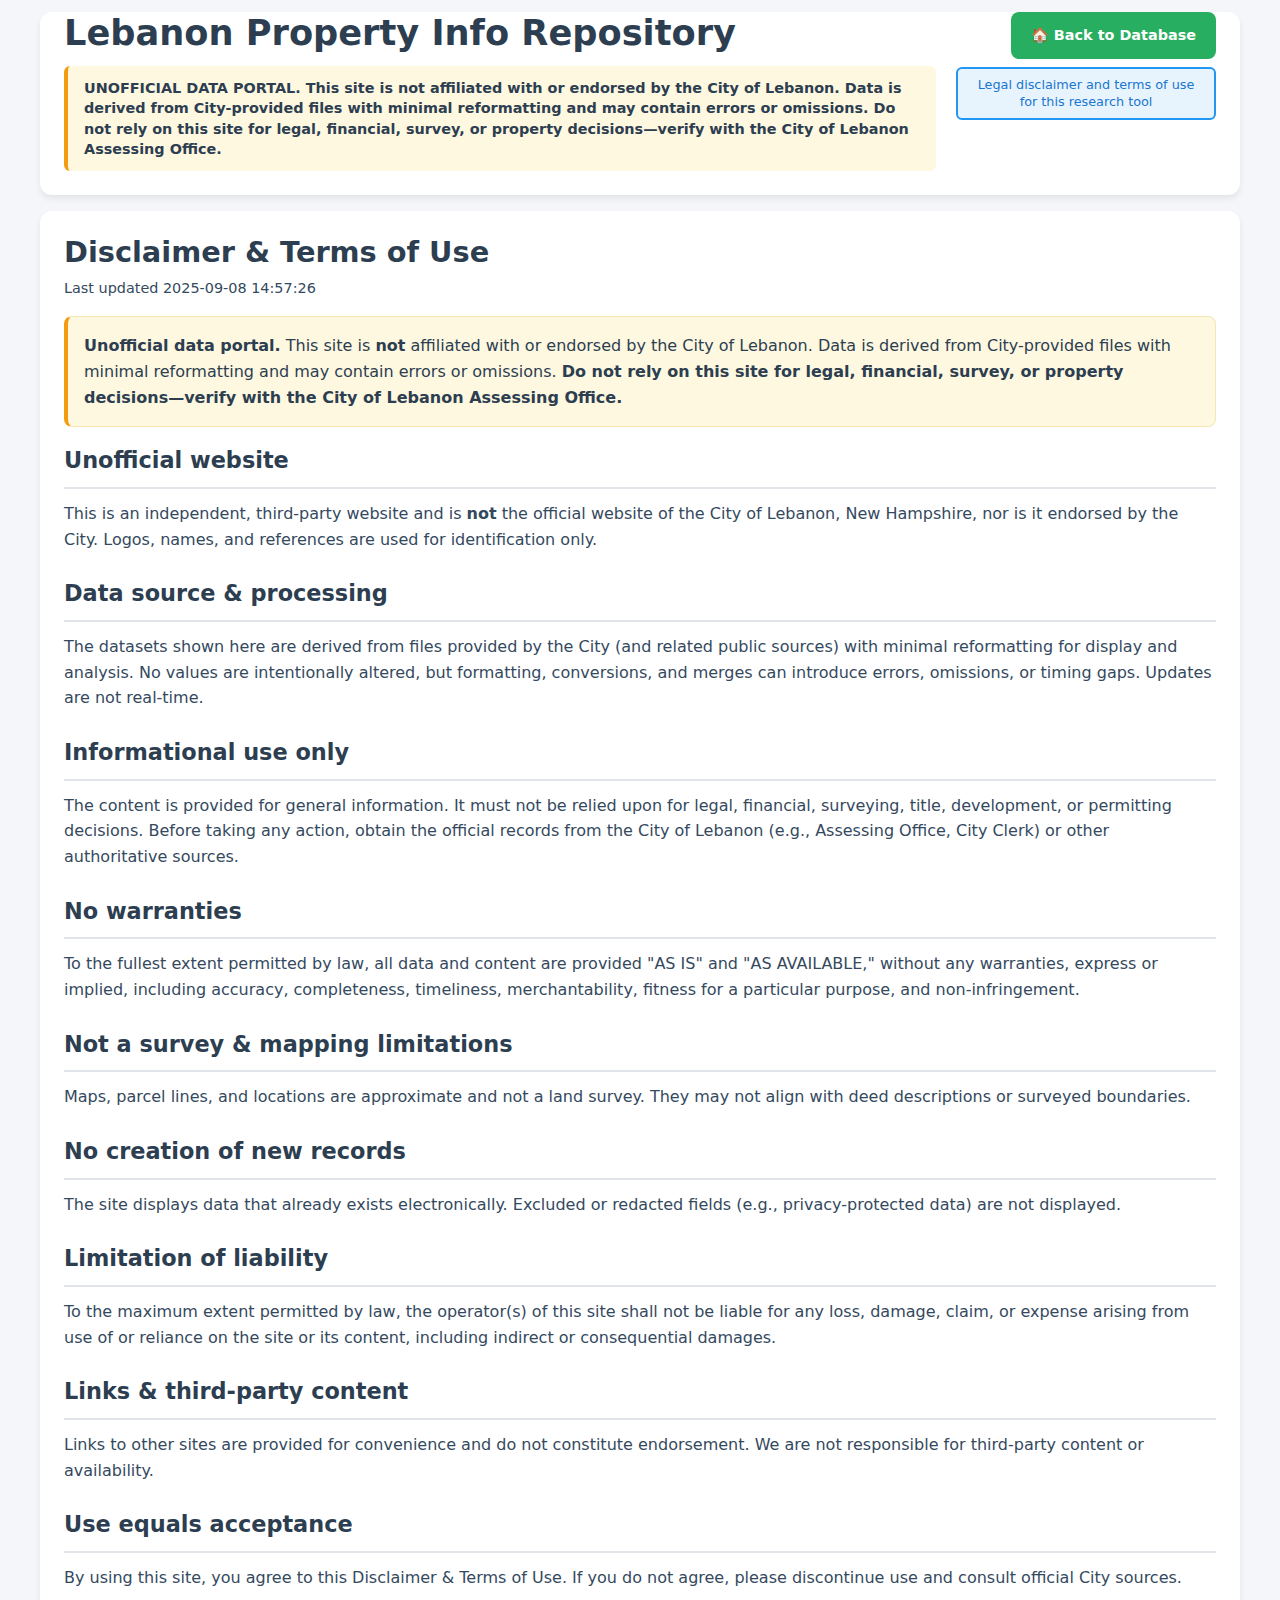
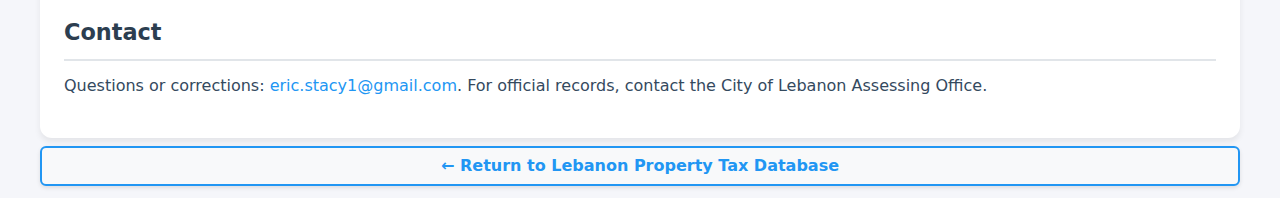
<file: disclaimer.html>
<!DOCTYPE html>
<html lang="en">
<head>
    <meta charset="UTF-8">
    <meta name="viewport" content="width=device-width, initial-scale=1.0">
    <title>Disclaimer & Terms of Use – Lebanon Property Tax Database</title>
    <link rel="icon" type="image/png" href="favicon.png">
    <style>
        /* Reset and base styles matching index page */
        * {
            margin: 0;
            padding: 0;
            box-sizing: border-box;
        }

        body {
            font-family: system-ui, -apple-system, 'Segoe UI', Roboto, 'Helvetica Neue', Arial, sans-serif;
            background: #f5f6fa;
            color: #2c3e50;
            line-height: 1.6;
            padding: 12px;
            overflow-y: auto;
        }

        .container {
            max-width: 1200px;
            margin: 0 auto;
            display: flex;
            flex-direction: column;
            gap: 8px;
            height: auto;
            min-height: 100vh;
        }

        /* Header styling matching index page */
        .header {
            background: white;
            padding: 0px 24px 16px 24px;
            border-radius: 12px;
            margin-bottom: 8px;
            box-shadow: 0 4px 6px rgba(0,0,0,0.07);
            position: relative;
            display: flex;
            justify-content: space-between;
            align-items: flex-start;
            gap: 20px;
        }

        .header-left {
            flex: 1;
            font-weight: bold;
        }

        .header-right {
            display: flex;
            flex-direction: column;
            align-items: flex-end;
            gap: 8px;
        }

        h1 {
            color: #2c3e50;
            font-size: 2.2em;
            font-weight: 700;
            margin-bottom: 12px;
            line-height: 1.2;
        }

        .disclaimer {
            background: #fff8e1;
            border-left: 4px solid #f39c12;
            padding: 12px 16px;
            border-radius: 6px;
            font-size: 0.9em;
            line-height: 1.4;
            margin-bottom: 8px;
        }

        .map-button {
            background: #27ae60;
            color: white;
            text-decoration: none;
            padding: 12px 20px;
            border-radius: 8px;
            font-weight: 600;
            font-size: 0.9em;
            transition: all 0.2s ease;
            border: none;
            cursor: pointer;
            text-decoration: none;
            display: inline-flex;
            align-items: center;
            gap: 8px;
        }

        .map-button:hover {
            background: #219a52;
            transform: translateY(-1px);
            box-shadow: 0 4px 8px rgba(0,0,0,0.15);
        }

        .subtitle-box {
            background: #e8f4fd;
            border: 2px solid #2196F3;
            padding: 8px 12px;
            border-radius: 6px;
            font-size: 0.8em;
            color: #1976D2;
            font-weight: 500;
            text-align: center;
            max-width: 260px;
            line-height: 1.3;
        }

        /* Content styling */
        .content {
            background: white;
            padding: 24px;
            border-radius: 12px;
            box-shadow: 0 4px 6px rgba(0,0,0,0.07);
            flex: 1;
        }

        .content h2 {
            color: #2c3e50;
            font-size: 1.4em;
            font-weight: 600;
            margin: 24px 0 12px 0;
            border-bottom: 2px solid #e1e5e9;
            padding-bottom: 8px;
        }

        .content h2:first-of-type {
            margin-top: 0;
        }

        .content p {
            margin-bottom: 16px;
            color: #34495e;
            line-height: 1.6;
        }

        .warning-box {
            background: #fff8e1;
            border: 1px solid #f4e5b3;
            padding: 16px;
            border-radius: 8px;
            margin: 16px 0;
            border-left: 4px solid #f39c12;
        }

        .muted {
            color: #7f8c8d;
            font-size: 0.9em;
            margin-bottom: 20px;
        }

        a {
            color: #2196F3;
            text-decoration: none;
            font-weight: 500;
        }

        a:hover {
            text-decoration: underline;
            color: #1976D2;
        }

        /* Footer */
        .footer {
            background: #f8f9fa;
            border: 2px solid #2196F3;
            padding: 8px 12px;
            border-radius: 6px;
            box-shadow: 0 2px 4px rgba(0,0,0,0.1);
            flex-shrink: 0;
            margin-top: 0;
            line-height: 1.2;
            text-align: center;
        }

        .footer a {
            color: #2196F3;
            font-weight: 600;
            text-decoration: none;
        }

        .footer a:hover {
            text-decoration: underline;
        }

        /* Mobile responsive */
        @media (max-width: 768px) {
            body { padding: 12px; }
            
            .header { padding-top: 0; padding-left: 16px; padding-right: 16px; padding-bottom: 16px; }
            
            h1 { font-size: 1.8em; }
            
            .header {
                flex-direction: column;
                align-items: stretch;
                gap: 12px;
            }
            
            .header-right {
                align-items: stretch;
            }
            
            .map-button {
                text-align: center;
            }
            
            .content {
                padding: 16px;
            }
            
            .content h2 {
                font-size: 1.2em;
            }
        }
    </style>
</head>
<body>
    <div class="container">
        <header class="header">
            <div class="header-left">
                <h1>Lebanon Property Info Repository</h1>
                
                <div class="disclaimer">
                    <strong>UNOFFICIAL DATA PORTAL.</strong> This site is not affiliated with or endorsed by the City of Lebanon. Data is derived from City-provided files with minimal reformatting and may contain errors or omissions. Do not rely on this site for legal, financial, survey, or property decisions—verify with the City of Lebanon Assessing Office.
                </div>
            </div>

            <div class="header-right">
                <a href="index.html" class="map-button">🏠 Back to Database</a>
                <div class="subtitle-box">
                    Legal disclaimer and terms of use for this research tool
                </div>
            </div>
        </header>

        <div class="content">
            <h1 style="font-size: 1.8em; margin-bottom: 8px;">Disclaimer & Terms of Use</h1>
            <p class="muted">Last updated 2025-09-08 14:57:26</p>

            <div class="warning-box">
                <strong>Unofficial data portal.</strong> This site is <strong>not</strong> affiliated with or endorsed by the City of Lebanon.
                Data is derived from City-provided files with minimal reformatting and may contain errors or omissions.
                <strong>Do not rely on this site for legal, financial, survey, or property decisions—verify with the City of Lebanon Assessing Office.</strong>
            </div>

            <h2>Unofficial website</h2>
            <p>This is an independent, third-party website and is <strong>not</strong> the official website of the City of Lebanon, New Hampshire, nor is it endorsed by the City. Logos, names, and references are used for identification only.</p>

            <h2>Data source & processing</h2>
            <p>The datasets shown here are derived from files provided by the City (and related public sources) with minimal reformatting for display and analysis. No values are intentionally altered, but formatting, conversions, and merges can introduce errors, omissions, or timing gaps. Updates are not real-time.</p>

            <h2>Informational use only</h2>
            <p>The content is provided for general information. It must not be relied upon for legal, financial, surveying, title, development, or permitting decisions. Before taking any action, obtain the official records from the City of Lebanon (e.g., Assessing Office, City Clerk) or other authoritative sources.</p>

            <h2>No warranties</h2>
            <p>To the fullest extent permitted by law, all data and content are provided "AS IS" and "AS AVAILABLE," without any warranties, express or implied, including accuracy, completeness, timeliness, merchantability, fitness for a particular purpose, and non-infringement.</p>

            <h2>Not a survey & mapping limitations</h2>
            <p>Maps, parcel lines, and locations are approximate and not a land survey. They may not align with deed descriptions or surveyed boundaries.</p>

            <h2>No creation of new records</h2>
            <p>The site displays data that already exists electronically. Excluded or redacted fields (e.g., privacy-protected data) are not displayed.</p>

            <h2>Limitation of liability</h2>
            <p>To the maximum extent permitted by law, the operator(s) of this site shall not be liable for any loss, damage, claim, or expense arising from use of or reliance on the site or its content, including indirect or consequential damages.</p>

            <h2>Links & third-party content</h2>
            <p>Links to other sites are provided for convenience and do not constitute endorsement. We are not responsible for third-party content or availability.</p>

            <h2>Use equals acceptance</h2>
            <p>By using this site, you agree to this Disclaimer & Terms of Use. If you do not agree, please discontinue use and consult official City sources.</p>

            <h2>Contact</h2>
            <p>Questions or corrections: <a href="mailto:eric.stacy1@gmail.com">eric.stacy1@gmail.com</a>. For official records, contact the City of Lebanon Assessing Office.</p>
        </div>

        <footer class="footer">
            <a href="index.html">← Return to Lebanon Property Tax Database</a>
        </footer>
    </div>
</body>
</html>
</file>
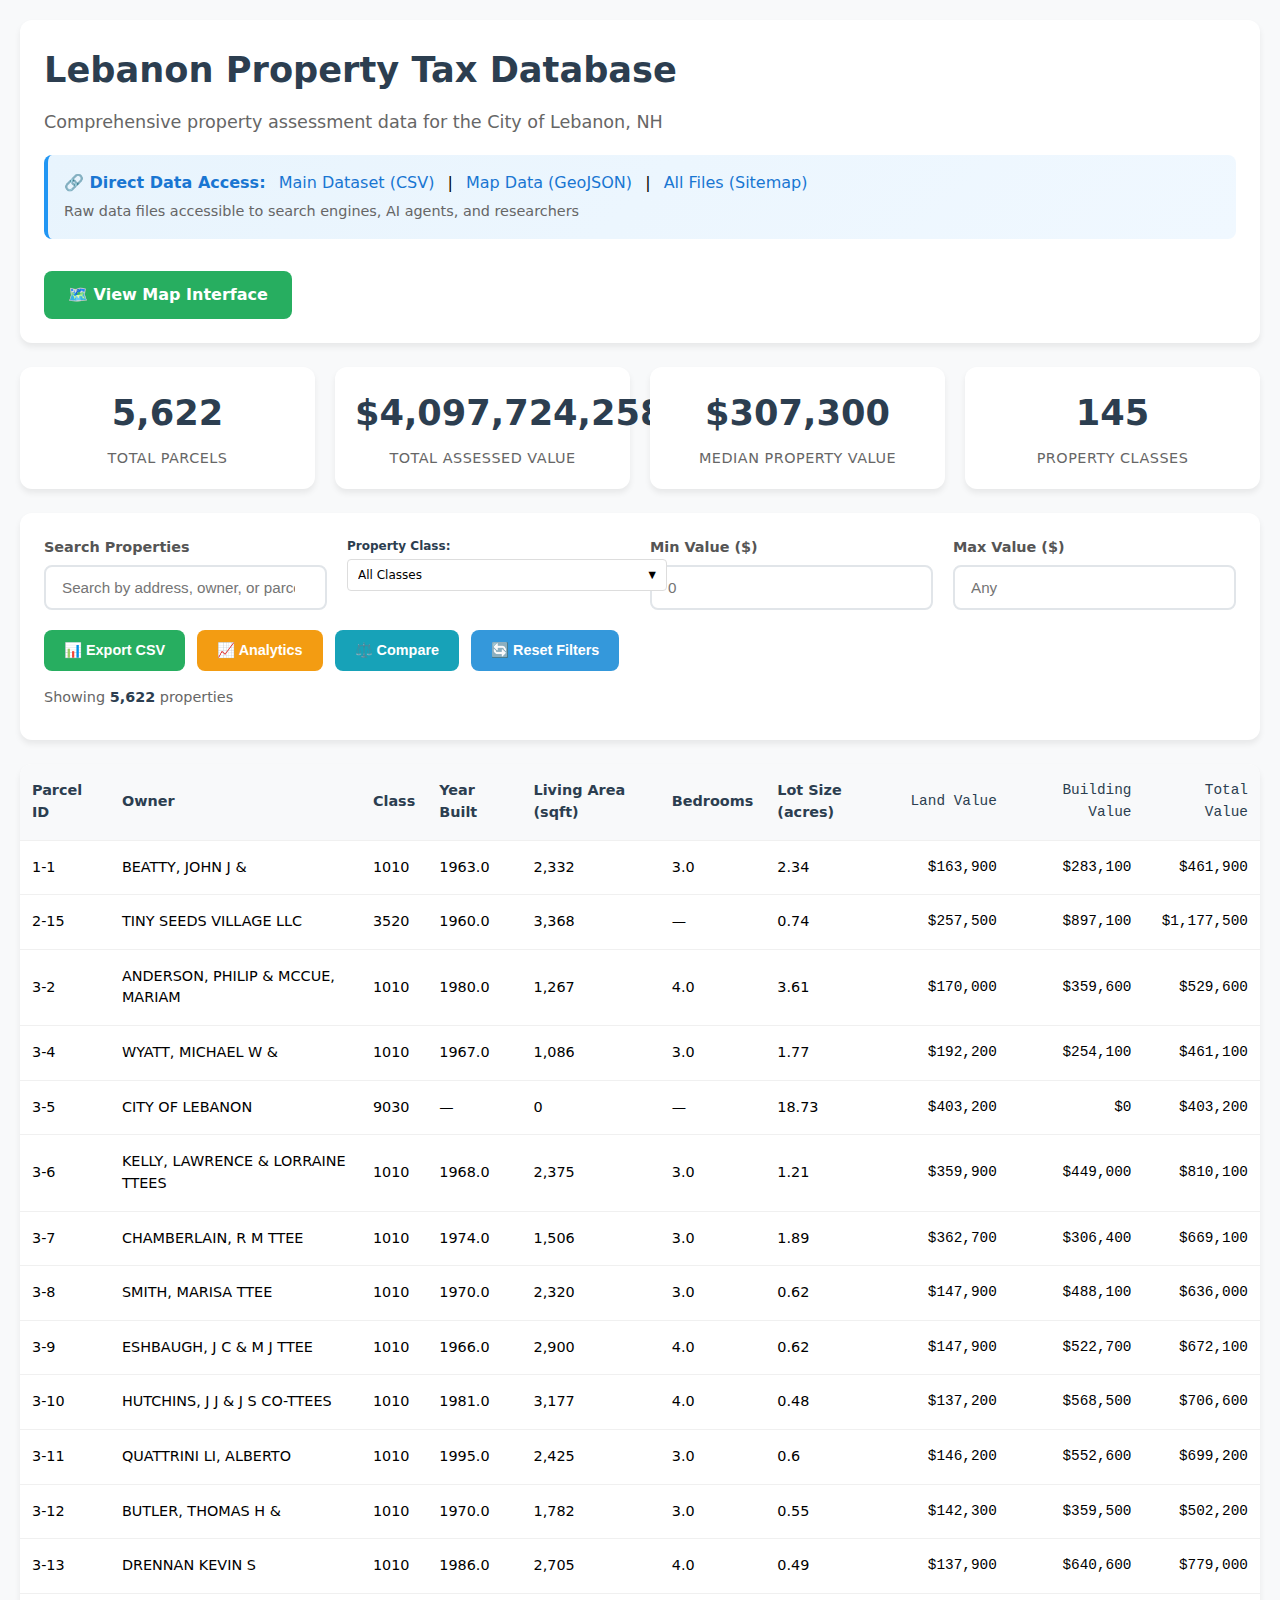
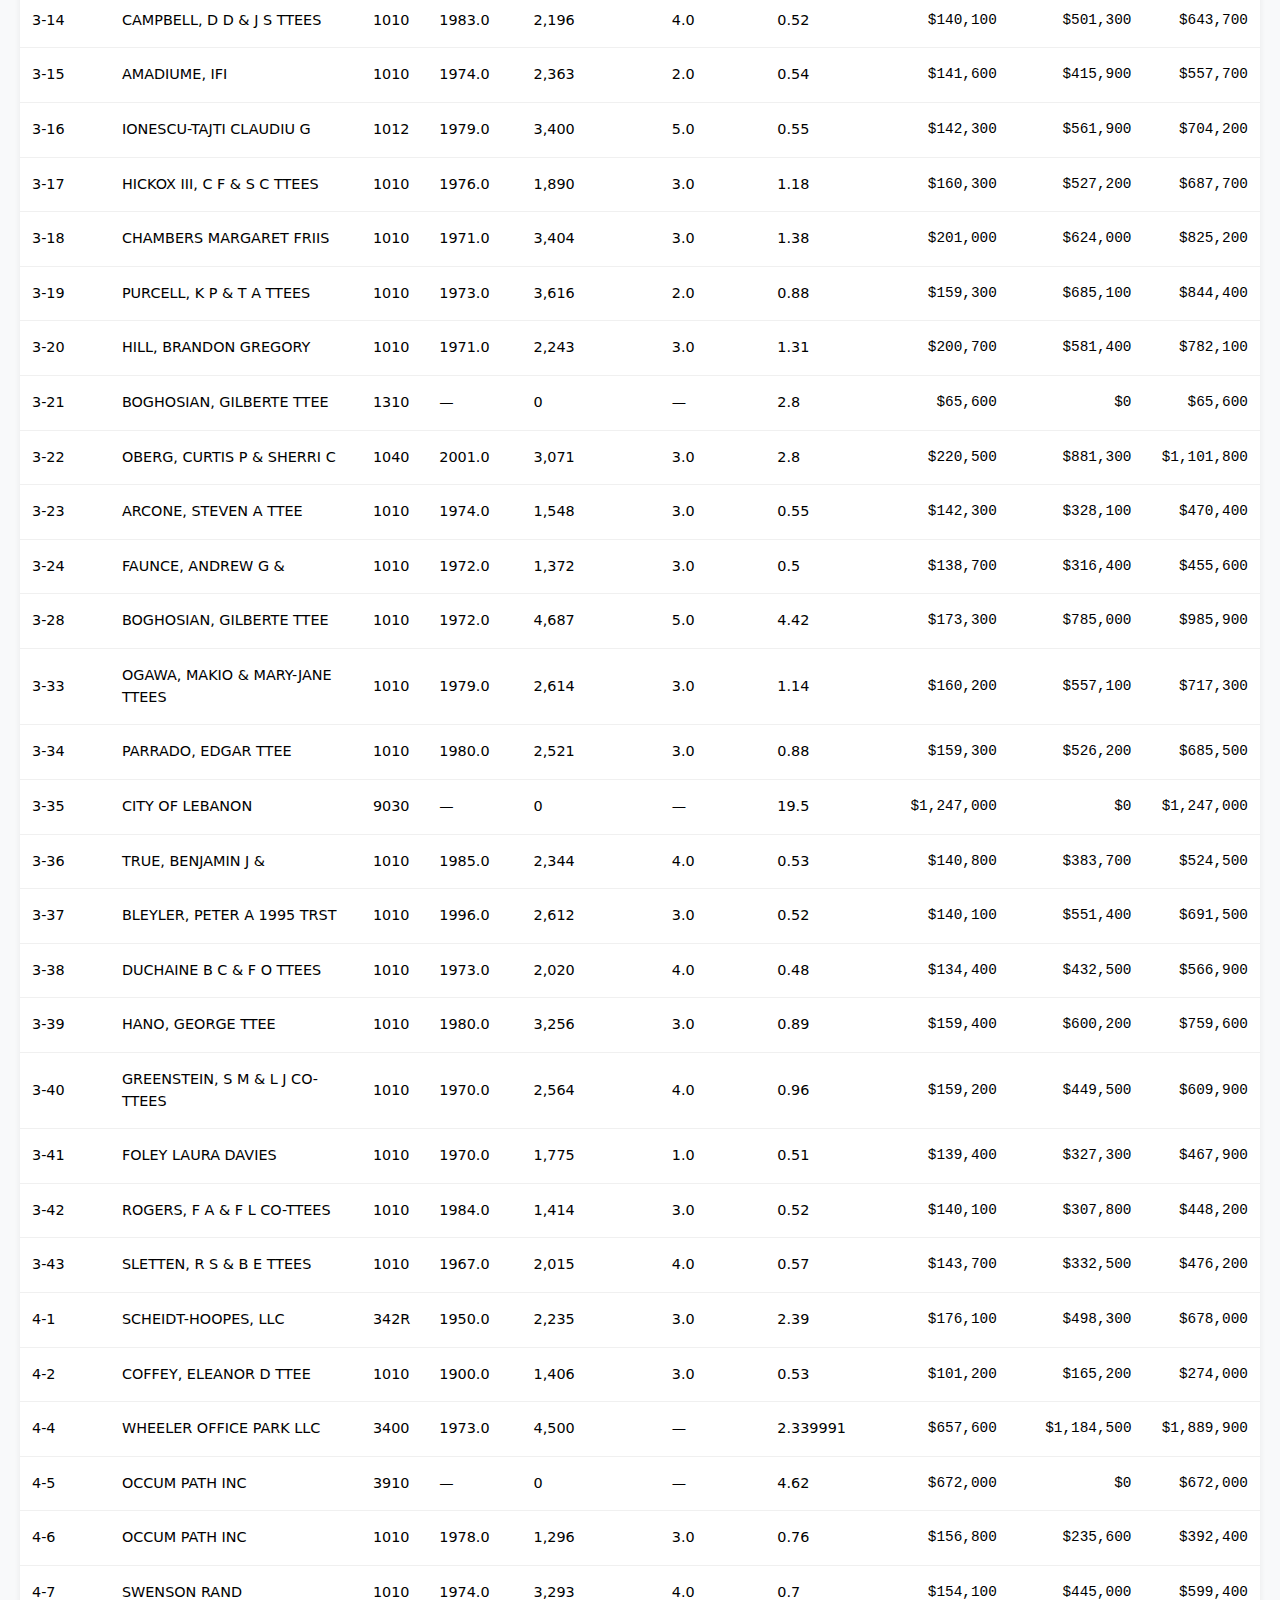
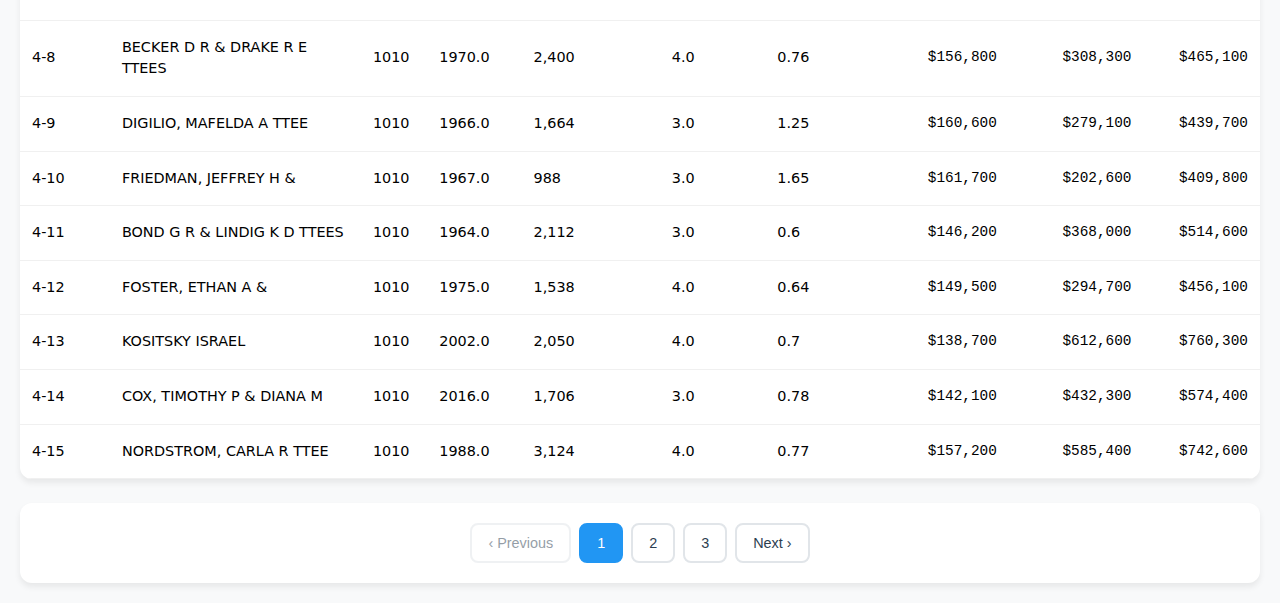
<file: index-new.html>
<!DOCTYPE html>
<html lang="en">
<head>
    <meta charset="utf-8">
    <title>Lebanon Property Tax Database</title>
    <meta name="viewport" content="width=device-width, initial-scale=1">
    <meta name="description" content="Lebanon NH property tax database - 5,622 properties with assessments, building details, and NHDRA data. Direct access to CSV files for analysis.">
    <meta name="keywords" content="Lebanon New Hampshire property tax assessment database CSV data transparency">
    <link rel="canonical" href="https://e-stacy.github.io/lebanon-property-tax-map/">
    <link rel="stylesheet" href="working-checkbox-styles.css">
    <style>
        /* Pure CSS3 Layout - No Complex JavaScript Dependencies */
        * {
            box-sizing: border-box;
        }
        
        body { 
            font-family: system-ui, Arial, sans-serif; 
            margin: 0; 
            padding: 20px; 
            background: #f8f9fa;
            line-height: 1.5;
        }

        .container {
            max-width: 1400px;
            margin: 0 auto;
        }

        .header {
            background: white;
            padding: 24px;
            border-radius: 12px;
            margin-bottom: 24px;
            box-shadow: 0 4px 6px rgba(0,0,0,0.07);
        }

        h1 { 
            margin: 0 0 12px 0; 
            color: #2c3e50;
            font-size: 2.2em;
            font-weight: 700;
        }

        .subtitle { 
            color: #666; 
            font-size: 1.1em;
            margin-bottom: 20px;
        }

        .data-access {
            background: linear-gradient(135deg, #e8f4fd 0%, #f0f8ff 100%);
            padding: 16px;
            border-radius: 8px;
            border-left: 4px solid #2196F3;
            margin: 16px 0;
        }

        .data-access strong {
            color: #1976D2;
            font-weight: 600;
        }

        .data-access a {
            color: #1976D2;
            text-decoration: none;
            font-weight: 500;
            margin: 0 8px;
        }

        .data-access a:hover {
            text-decoration: underline;
        }

        .map-button {
            display: inline-block;
            background: #27ae60;
            color: white;
            padding: 12px 24px;
            text-decoration: none;
            border-radius: 8px;
            font-weight: 600;
            transition: background 0.2s ease;
            margin-top: 16px;
        }

        .map-button:hover {
            background: #219a52;
        }

        /* Stats Grid - CSS Grid Layout */
        .stats-grid {
            display: grid;
            grid-template-columns: repeat(auto-fit, minmax(250px, 1fr));
            gap: 20px;
            margin-bottom: 24px;
        }

        .stat-card {
            background: white;
            border-radius: 12px;
            padding: 20px;
            box-shadow: 0 4px 6px rgba(0,0,0,0.07);
            text-align: center;
            transition: transform 0.2s ease, box-shadow 0.2s ease;
        }

        .stat-card:hover {
            transform: translateY(-2px);
            box-shadow: 0 8px 15px rgba(0,0,0,0.1);
        }

        .stat-number {
            font-size: 2.2em;
            font-weight: 700;
            color: #2c3e50;
            margin-bottom: 8px;
            display: block;
        }

        .stat-label {
            color: #666;
            font-size: 0.9em;
            text-transform: uppercase;
            letter-spacing: 0.5px;
            font-weight: 500;
        }

        /* Controls Section - Simple Flexbox */
        .controls {
            background: white;
            padding: 24px;
            border-radius: 12px;
            margin-bottom: 24px;
            box-shadow: 0 4px 6px rgba(0,0,0,0.07);
        }

        .controls-row {
            display: flex;
            gap: 20px;
            margin-bottom: 20px;
            align-items: flex-start;
            flex-wrap: wrap;
        }

        .control-item {
            flex: 1;
            min-width: 200px;
        }

        .control-item label {
            display: block;
            font-size: 0.9em;
            color: #555;
            margin-bottom: 6px;
            font-weight: 600;
        }

        .control-item input[type="search"],
        .control-item input[type="number"] {
            width: 100%;
            padding: 12px 16px;
            border: 2px solid #e1e5e9;
            border-radius: 8px;
            font-size: 0.95em;
            transition: border-color 0.2s ease, box-shadow 0.2s ease;
        }

        .control-item input:focus {
            outline: none;
            border-color: #2196F3;
            box-shadow: 0 0 0 3px rgba(33, 150, 243, 0.1);
        }

        /* Action Buttons - Pure CSS */
        .actions {
            display: flex;
            gap: 12px;
            margin-bottom: 16px;
            flex-wrap: wrap;
        }

        .btn {
            background: #3498db;
            color: white;
            border: none;
            padding: 12px 20px;
            border-radius: 8px;
            cursor: pointer;
            font-size: 0.9em;
            font-weight: 600;
            text-decoration: none;
            display: inline-flex;
            align-items: center;
            gap: 8px;
            transition: all 0.2s ease;
        }

        .btn:hover {
            background: #2980b9;
            transform: translateY(-1px);
            box-shadow: 0 4px 8px rgba(0,0,0,0.15);
        }

        .btn-success { background: #27ae60; }
        .btn-success:hover { background: #219a52; }

        .btn-warning { background: #f39c12; }
        .btn-warning:hover { background: #d68910; }

        .btn-info { background: #17a2b8; }
        .btn-info:hover { background: #138496; }

        /* Property Count */
        .property-count {
            color: #666;
            font-size: 0.9em;
            margin-bottom: 8px;
        }

        .property-count span {
            font-weight: 600;
            color: #2c3e50;
        }

        /* Table Container - CSS-only responsive */
        .table-container {
            background: white;
            border-radius: 12px;
            overflow: hidden;
            box-shadow: 0 4px 6px rgba(0,0,0,0.07);
            margin-bottom: 24px;
        }

        .table-wrapper {
            overflow-x: auto;
        }

        table {
            width: 100%;
            border-collapse: collapse;
            font-size: 0.9em;
        }

        th, td {
            padding: 16px 12px;
            text-align: left;
            border-bottom: 1px solid #f0f0f0;
        }

        th {
            background: #f8f9fa;
            font-weight: 600;
            color: #2c3e50;
            position: sticky;
            top: 0;
            z-index: 10;
        }

        tbody tr:hover {
            background: #f8f9fa;
        }

        .currency {
            text-align: right;
            font-family: 'Monaco', 'Menlo', monospace;
            font-weight: 500;
        }

        /* Pagination - Pure CSS */
        .pagination {
            display: flex;
            justify-content: center;
            align-items: center;
            gap: 8px;
            padding: 20px;
            background: white;
            border-radius: 12px;
            box-shadow: 0 4px 6px rgba(0,0,0,0.07);
        }

        .page-btn {
            padding: 10px 16px;
            border: 2px solid #e1e5e9;
            background: white;
            border-radius: 8px;
            cursor: pointer;
            font-size: 0.9em;
            font-weight: 500;
            transition: all 0.2s ease;
            text-decoration: none;
            color: #2c3e50;
        }

        .page-btn:hover {
            background: #f8f9fa;
            border-color: #2196F3;
        }

        .page-btn.active {
            background: #2196F3;
            color: white;
            border-color: #2196F3;
        }

        .page-btn:disabled {
            opacity: 0.5;
            cursor: not-allowed;
        }

        /* Loading and No Results */
        .loading, .no-results {
            text-align: center;
            padding: 60px 20px;
            color: #666;
            font-size: 1.1em;
        }

        .loading::before {
            content: "⟳";
            display: inline-block;
            animation: spin 1s linear infinite;
            margin-right: 8px;
            font-size: 1.2em;
        }

        @keyframes spin {
            from { transform: rotate(0deg); }
            to { transform: rotate(360deg); }
        }

        /* Responsive Design */
        @media (max-width: 768px) {
            body { padding: 12px; }
            
            .header { padding: 16px; }
            
            h1 { font-size: 1.8em; }
            
            .stats-grid {
                grid-template-columns: repeat(2, 1fr);
                gap: 12px;
            }
            
            .controls-row {
                flex-direction: column;
                gap: 16px;
            }
            
            .control-item {
                min-width: auto;
            }
            
            .actions {
                justify-content: center;
            }
            
            table {
                font-size: 0.8em;
            }
            
            th, td {
                padding: 12px 8px;
            }
        }

        @media (max-width: 480px) {
            .stats-grid {
                grid-template-columns: 1fr;
            }
            
            .stat-number {
                font-size: 1.8em;
            }
        }
    </style>
</head>
<body>
    <div class="container">
        <header class="header">
            <h1>Lebanon Property Tax Database</h1>
            <div class="subtitle">Comprehensive property assessment data for the City of Lebanon, NH</div>
            
            <div class="data-access">
                <strong>🔗 Direct Data Access:</strong> 
                <a href="data/parcels.csv">Main Dataset (CSV)</a> |
                <a href="spatial/parcels_wgs84.geojson">Map Data (GeoJSON)</a> |
                <a href="sitemap.xml">All Files (Sitemap)</a>
                <div style="font-size: 0.9em; color: #666; margin-top: 6px;">Raw data files accessible to search engines, AI agents, and researchers</div>
            </div>
            
            <a href="map.html" class="map-button">🗺️ View Map Interface</a>
        </header>

        <div class="stats-grid">
            <div class="stat-card">
                <span class="stat-number" id="total-parcels">—</span>
                <div class="stat-label">Total Parcels</div>
            </div>
            <div class="stat-card">
                <span class="stat-number" id="total-value">—</span>
                <div class="stat-label">Total Assessed Value</div>
            </div>
            <div class="stat-card">
                <span class="stat-number" id="median-value">—</span>
                <div class="stat-label">Median Property Value</div>
            </div>
            <div class="stat-card">
                <span class="stat-number" id="property-classes">—</span>
                <div class="stat-label">Property Classes</div>
            </div>
        </div>

        <div class="controls">
            <div class="controls-row">
                <div class="control-item">
                    <label>Search Properties</label>
                    <input id="search" type="search" placeholder="Search by address, owner, or parcel ID...">
                </div>
                <div class="control-item">
                    <div id="class-filter"></div>
                </div>
                <div class="control-item">
                    <label>Min Value ($)</label>
                    <input id="min-value" type="number" placeholder="0">
                </div>
                <div class="control-item">
                    <label>Max Value ($)</label>
                    <input id="max-value" type="number" placeholder="Any">
                </div>
            </div>
            
            <div class="actions">
                <button class="btn btn-success" onclick="exportFilteredData()">📊 Export CSV</button>
                <button class="btn btn-warning" onclick="toggleAnalytics()">📈 Analytics</button>
                <button class="btn btn-info" onclick="toggleComparison()">⚖️ Compare</button>
                <button class="btn" onclick="clearFilters()">🔄 Reset Filters</button>
            </div>
            
            <div class="property-count">
                Showing <span id="filtered-count">0</span> properties
            </div>
        </div>

        <div class="table-container">
            <div class="table-wrapper">
                <table>
                    <thead>
                        <tr>
                            <th>Parcel ID</th>
                            <th>Owner</th>
                            <th>Class</th>
                            <th>Year Built</th>
                            <th>Living Area (sqft)</th>
                            <th>Bedrooms</th>
                            <th>Lot Size (acres)</th>
                            <th class="currency">Land Value</th>
                            <th class="currency">Building Value</th>
                            <th class="currency">Total Value</th>
                        </tr>
                    </thead>
                    <tbody id="parcels-table">
                        <tr>
                            <td colspan="10" class="loading">Loading property data...</td>
                        </tr>
                    </tbody>
                </table>
            </div>
        </div>

        <div id="pagination" class="pagination"></div>
    </div>

    <!-- Working Checkbox Filter System -->
    <script src="working-checkbox-filters.js"></script>
    <script>
        // Simplified, reliable JavaScript - Based on working map page approach
        let allParcels = [];
        let filteredParcels = [];
        let currentPage = 1;
        const rowsPerPage = 50;

        // Utility functions
        const formatCurrency = (value) => {
            const num = parseFloat(value) || 0;
            return num.toLocaleString('en-US', { style: 'currency', currency: 'USD', maximumFractionDigits: 0 });
        };

        const formatNumber = (value) => {
            const num = parseFloat(value) || 0;
            return num.toLocaleString();
        };

        const parseNumber = (value) => {
            return parseFloat(String(value).replace(/[^0-9.-]/g, '')) || 0;
        };

        // Parse CSV line handling quoted fields properly
        function parseCSVLine(line) {
            const result = [];
            let current = '';
            let inQuotes = false;
            
            for (let i = 0; i < line.length; i++) {
                const char = line[i];
                
                if (char === '"') {
                    inQuotes = !inQuotes;
                } else if (char === ',' && !inQuotes) {
                    result.push(current.trim());
                    current = '';
                } else {
                    current += char;
                }
            }
            result.push(current.trim());
            return result;
        }

        // Load data - simplified approach
        async function loadData() {
            try {
                const response = await fetch('data/parcels.csv');
                const text = await response.text();
                
                const lines = text.trim().split('\n');
                const headers = parseCSVLine(lines[0]);
                
                allParcels = lines.slice(1).map(line => {
                    const values = parseCSVLine(line);
                    const parcel = {};
                    headers.forEach((header, index) => {
                        parcel[header] = values[index] || '';
                    });
                    return parcel;
                }).filter(p => p.parcel_id && p.parcel_id.trim());

                console.log(`Loaded ${allParcels.length} parcels`);
                
                updateStats();
                initializeFilter();
                applyFilters();
                
            } catch (error) {
                console.error('Error loading data:', error);
                document.getElementById('parcels-table').innerHTML = 
                    '<tr><td colspan="10" class="no-results">Error loading data</td></tr>';
            }
        }

        // Initialize filter - Simple, reliable approach
        function initializeFilter() {
            if (typeof workingFilters !== 'undefined') {
                console.log('Initializing filter with', allParcels.length, 'parcels');
                workingFilters.createPropertyClassFilter('class-filter', allParcels);
            }
        }

        // Update statistics
        function updateStats() {
            const totalParcels = allParcels.length;
            const totalValue = allParcels.reduce((sum, p) => sum + parseNumber(p.total_value), 0);
            const values = allParcels.map(p => parseNumber(p.total_value)).filter(v => v > 0).sort((a, b) => a - b);
            const medianValue = values.length > 0 ? values[Math.floor(values.length / 2)] : 0;
            const validClasses = new Set(allParcels.map(p => p.class_code).filter(c => c));

            document.getElementById('total-parcels').textContent = formatNumber(totalParcels);
            document.getElementById('total-value').textContent = formatCurrency(totalValue);
            document.getElementById('median-value').textContent = formatCurrency(medianValue);
            document.getElementById('property-classes').textContent = formatNumber(validClasses.size);
        }

        // Apply filters
        function applyFilters() {
            const searchTerm = document.getElementById('search').value.toLowerCase();
            const minValue = parseNumber(document.getElementById('min-value').value);
            const maxValue = parseNumber(document.getElementById('max-value').value);
            
            // Get selected classes from working filter
            let selectedClasses = [];
            if (typeof workingFilters !== 'undefined') {
                selectedClasses = workingFilters.getSelectedClasses('class-filter');
            }

            filteredParcels = allParcels.filter(parcel => {
                // Search filter
                if (searchTerm && !['parcel_id', 'owner_name']
                    .some(field => (parcel[field] || '').toLowerCase().includes(searchTerm))) {
                    return false;
                }

                // Class filter
                if (selectedClasses.length > 0 && !selectedClasses.includes(parcel.class_code)) {
                    return false;
                }

                // Value filters
                const value = parseNumber(parcel.total_value);
                if (minValue > 0 && value < minValue) return false;
                if (maxValue > 0 && value > maxValue) return false;

                return true;
            });

            currentPage = 1;
            renderTable();
            updateFilteredCount();
        }

        // Render table
        function renderTable() {
            const tbody = document.getElementById('parcels-table');
            
            if (filteredParcels.length === 0) {
                tbody.innerHTML = '<tr><td colspan="10" class="no-results">No properties match your criteria</td></tr>';
                updatePagination();
                return;
            }

            const startIndex = (currentPage - 1) * rowsPerPage;
            const endIndex = startIndex + rowsPerPage;
            const rows = filteredParcels.slice(startIndex, endIndex).map(parcel => `
                <tr>
                    <td>${parcel.parcel_id || ''}</td>
                    <td>${parcel.owner_name || ''}</td>
                    <td>${parcel.class_code || ''}</td>
                    <td>${parcel.year_built || '—'}</td>
                    <td>${formatNumber(parcel.living_area_sqft) || '—'}</td>
                    <td>${parcel.bedrooms || '—'}</td>
                    <td>${parcel.lot_size_acres || ''}</td>
                    <td class="currency">${formatCurrency(parcel.land_value)}</td>
                    <td class="currency">${formatCurrency(parcel.building_value)}</td>
                    <td class="currency">${formatCurrency(parcel.total_value)}</td>
                </tr>
            `).join('');

            tbody.innerHTML = rows;
            updatePagination();
        }

        // Update filtered count
        function updateFilteredCount() {
            document.getElementById('filtered-count').textContent = formatNumber(filteredParcels.length);
        }

        // Update pagination
        function updatePagination() {
            const totalPages = Math.ceil(filteredParcels.length / rowsPerPage);
            const pagination = document.getElementById('pagination');
            
            if (totalPages <= 1) {
                pagination.innerHTML = '';
                return;
            }

            let html = '';
            
            // Previous button
            html += `<button class="page-btn" onclick="changePage(${currentPage - 1})" ${currentPage === 1 ? 'disabled' : ''}>‹ Previous</button>`;
            
            // Page numbers
            const startPage = Math.max(1, currentPage - 2);
            const endPage = Math.min(totalPages, currentPage + 2);
            
            for (let i = startPage; i <= endPage; i++) {
                html += `<button class="page-btn ${i === currentPage ? 'active' : ''}" onclick="changePage(${i})">${i}</button>`;
            }
            
            // Next button
            html += `<button class="page-btn" onclick="changePage(${currentPage + 1})" ${currentPage === totalPages ? 'disabled' : ''}>Next ›</button>`;
            
            pagination.innerHTML = html;
        }

        // Change page
        function changePage(page) {
            const totalPages = Math.ceil(filteredParcels.length / rowsPerPage);
            if (page >= 1 && page <= totalPages) {
                currentPage = page;
                renderTable();
            }
        }

        // Clear filters
        function clearFilters() {
            document.getElementById('search').value = '';
            document.getElementById('min-value').value = '';
            document.getElementById('max-value').value = '';
            applyFilters();
        }

        // Placeholder functions for buttons
        function exportFilteredData() {
            alert('Export functionality will be implemented');
        }

        function toggleAnalytics() {
            alert('Analytics panel will be implemented');
        }

        function toggleComparison() {
            alert('Comparison feature will be implemented');
        }

        // Event listeners
        document.getElementById('search').addEventListener('input', applyFilters);
        document.getElementById('min-value').addEventListener('input', applyFilters);
        document.getElementById('max-value').addEventListener('input', applyFilters);

        // Initialize when DOM is ready
        document.addEventListener('DOMContentLoaded', loadData);
    </script>
</body>
</html>
</file>
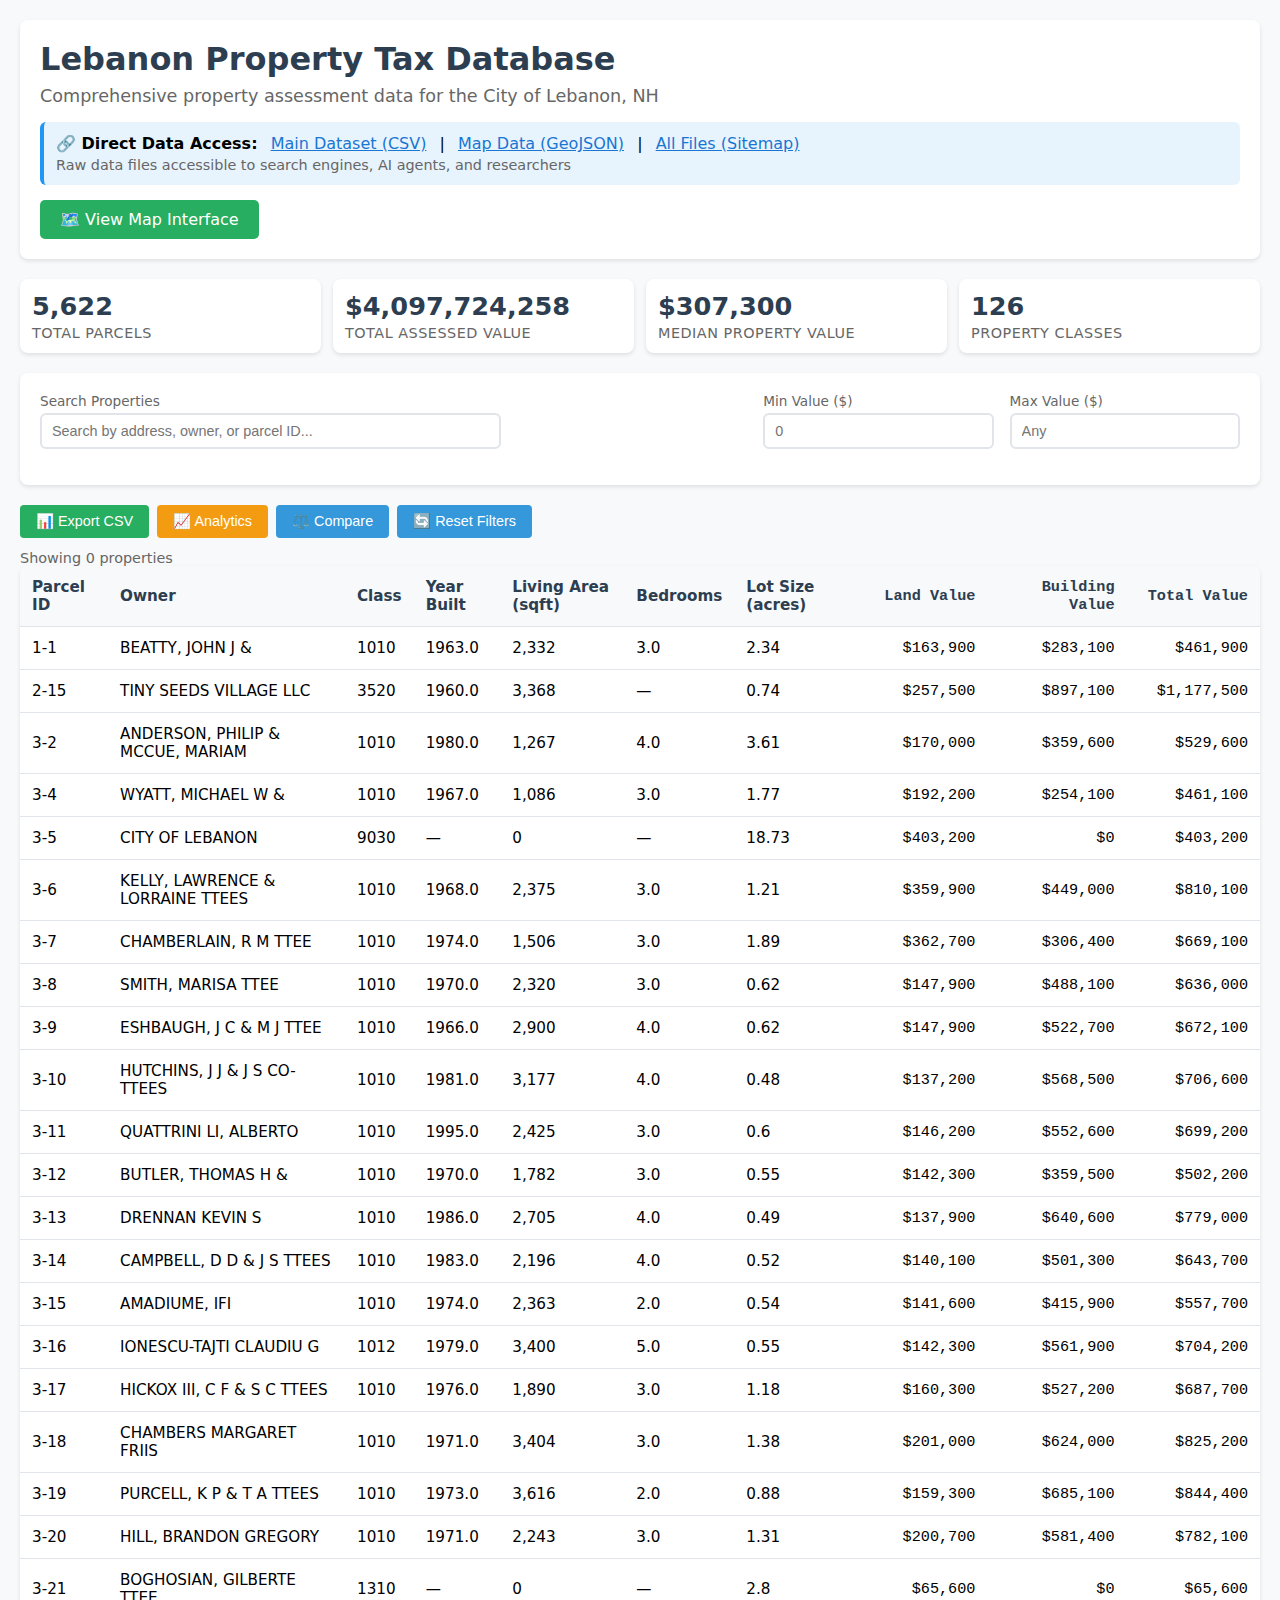
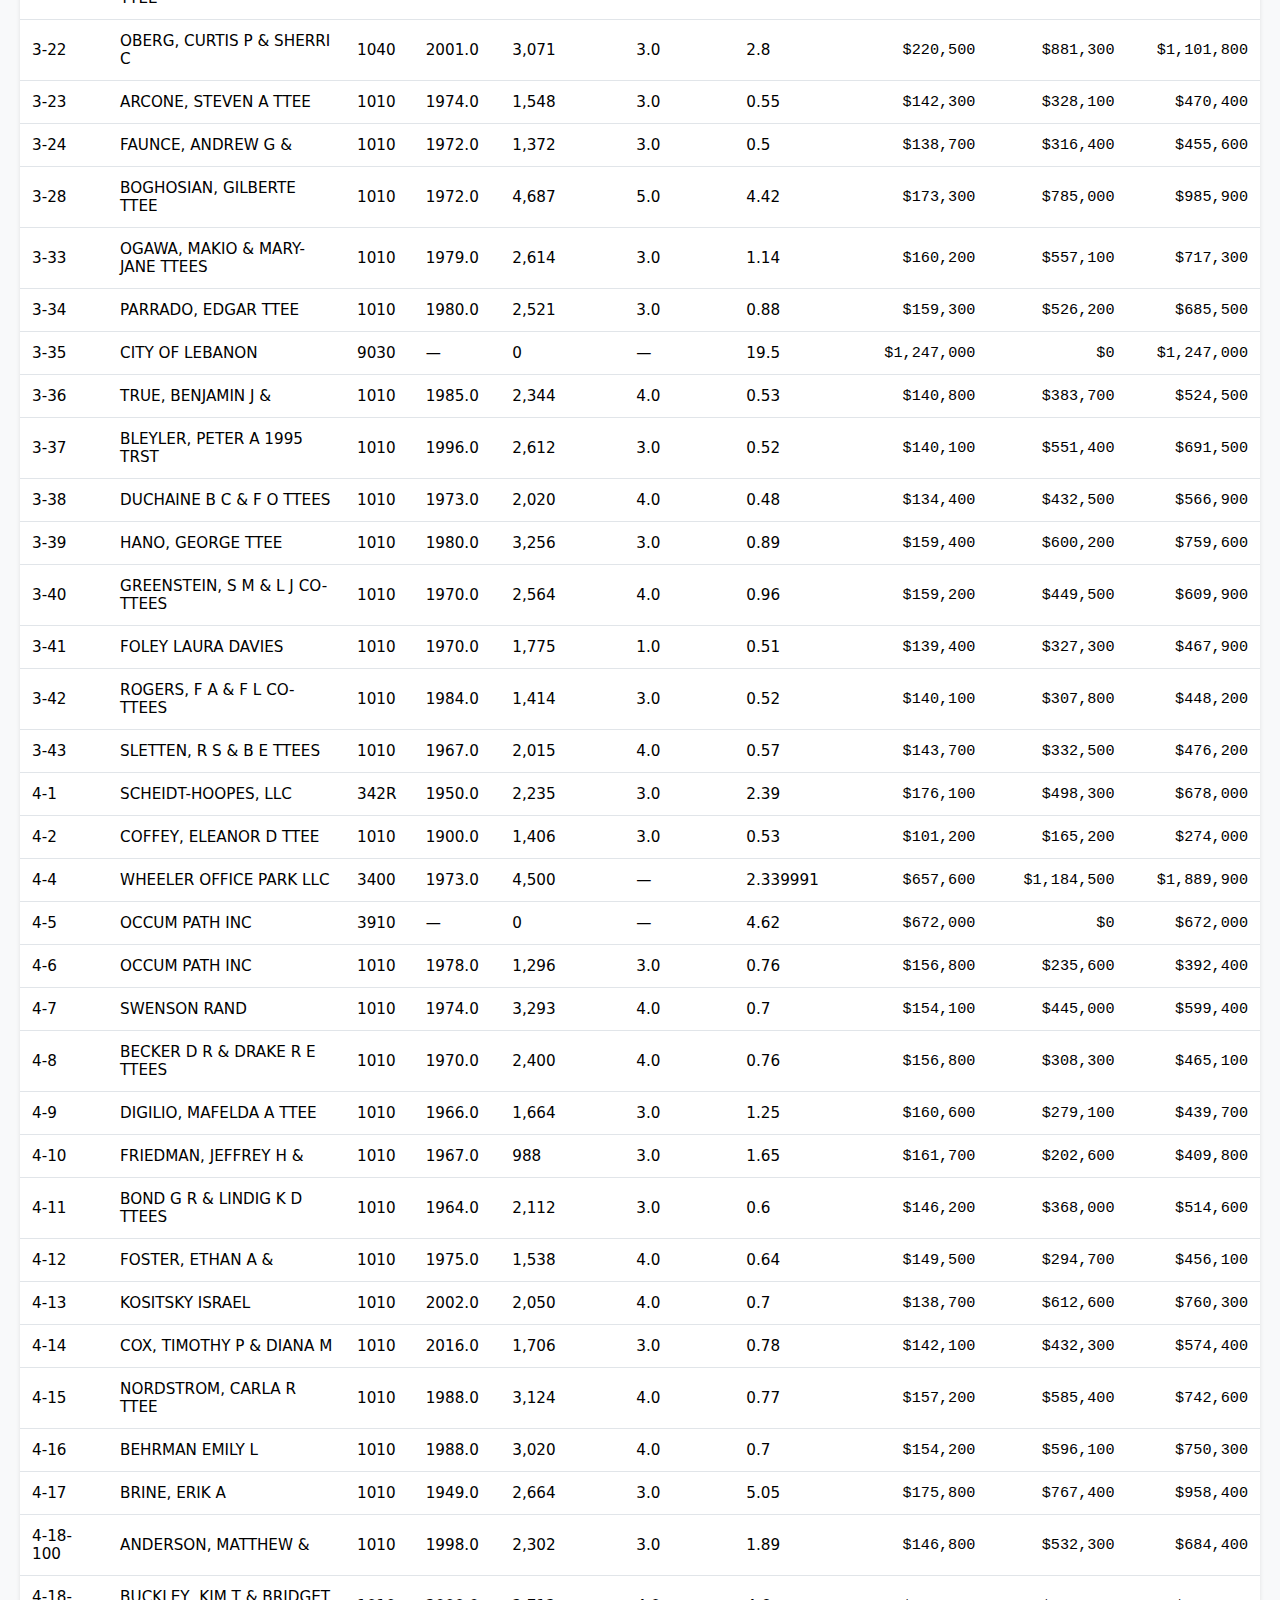
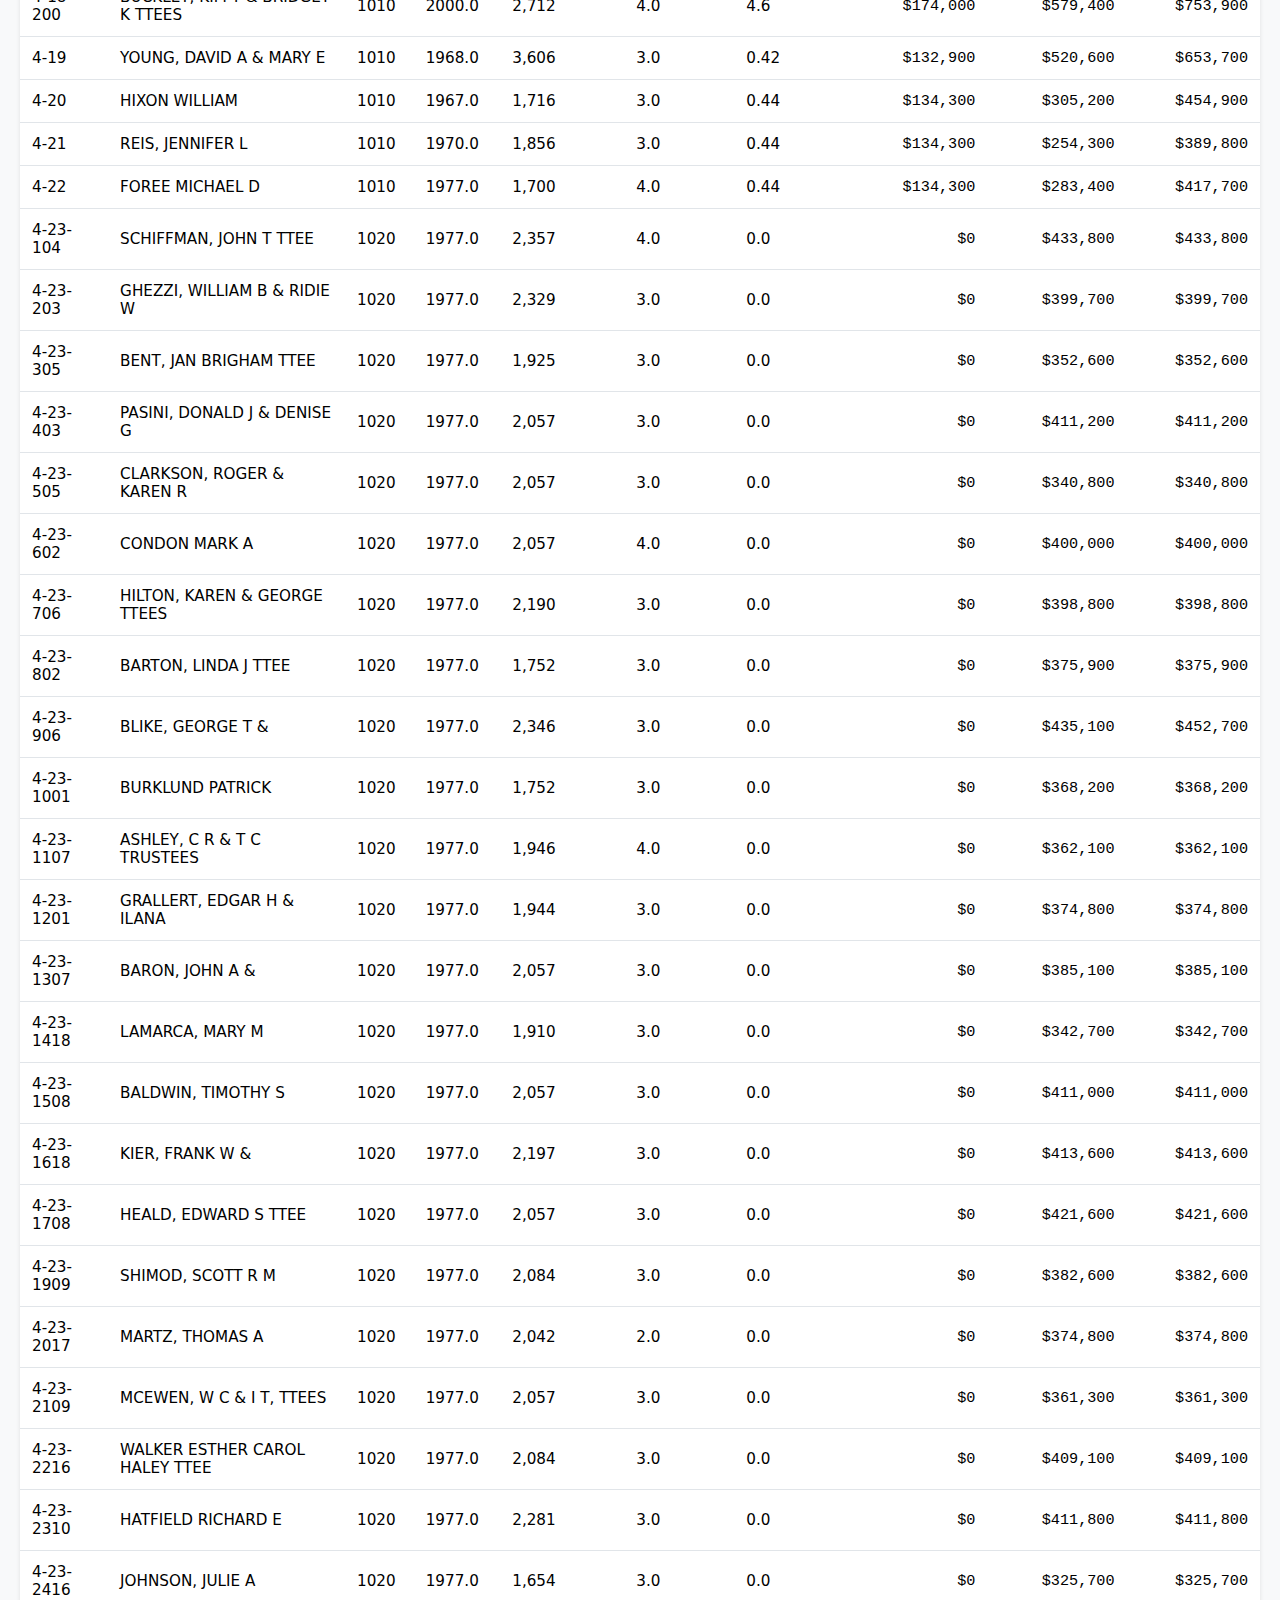
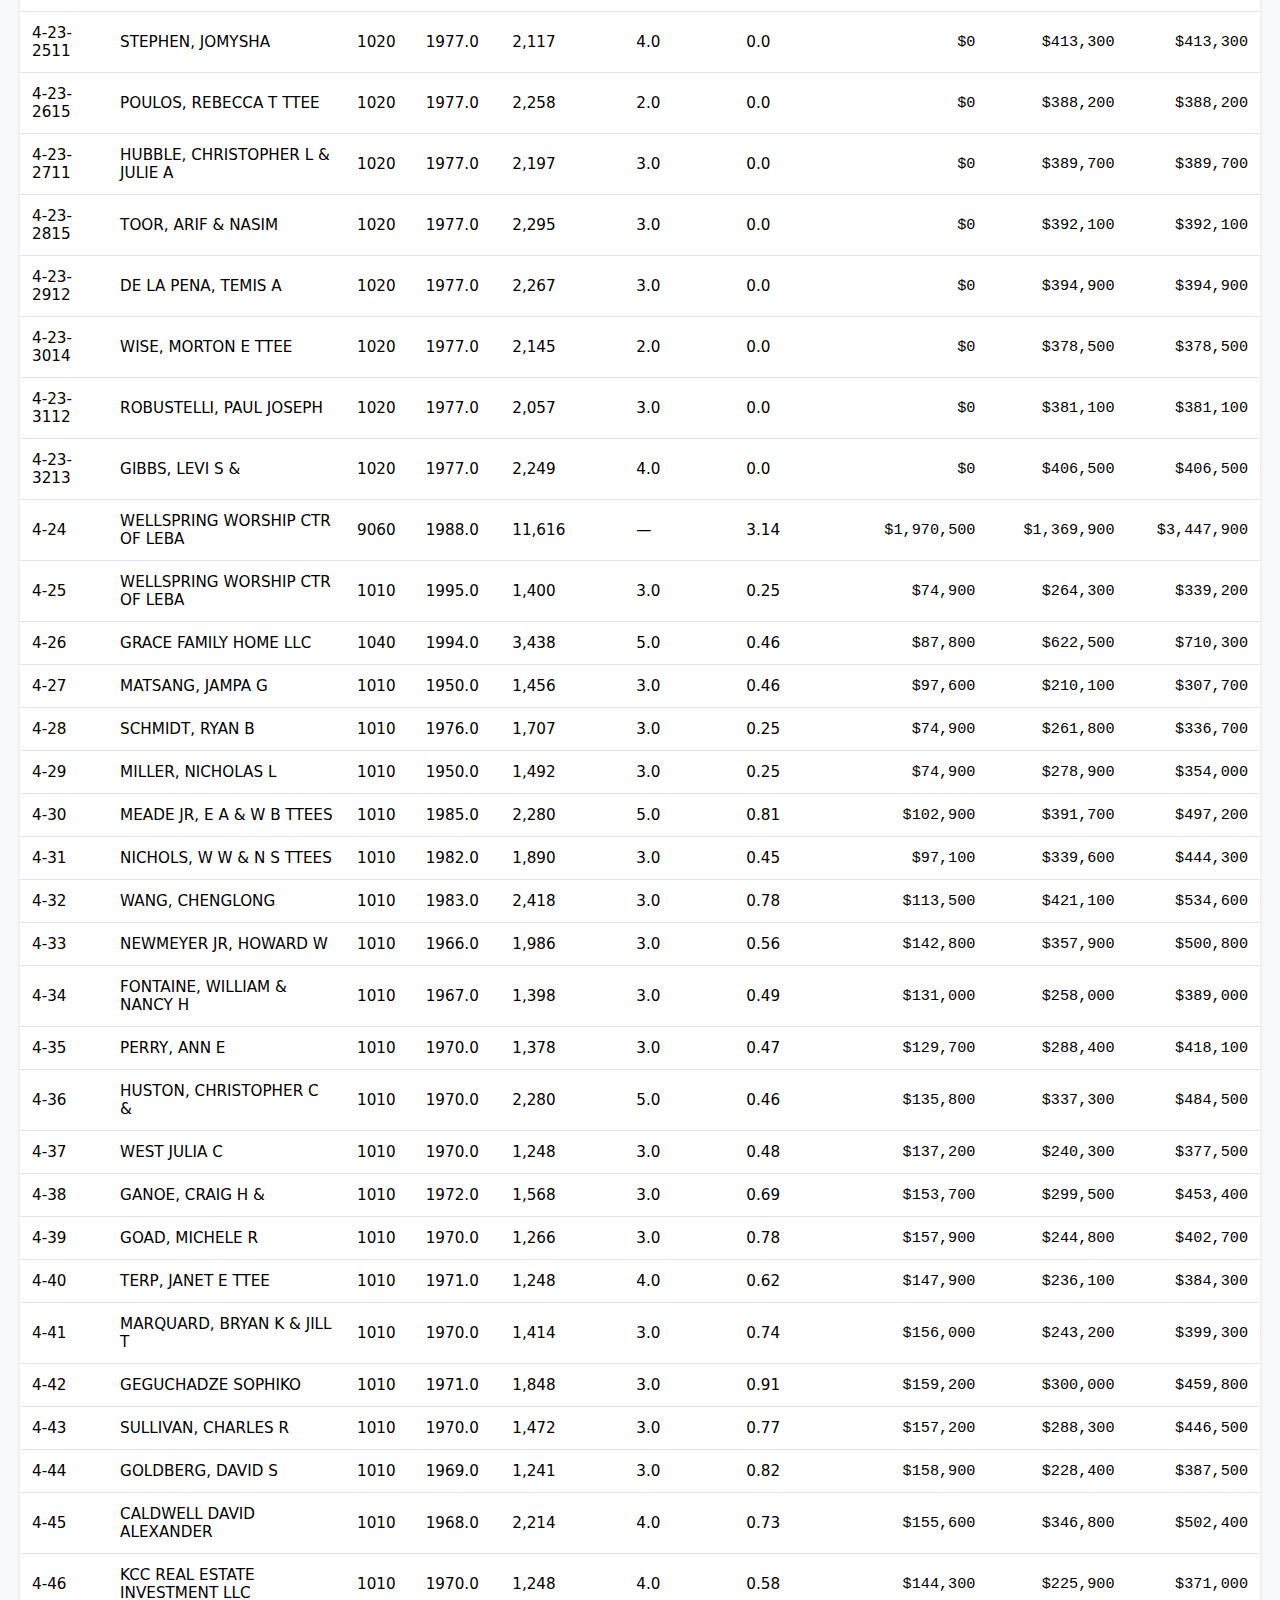
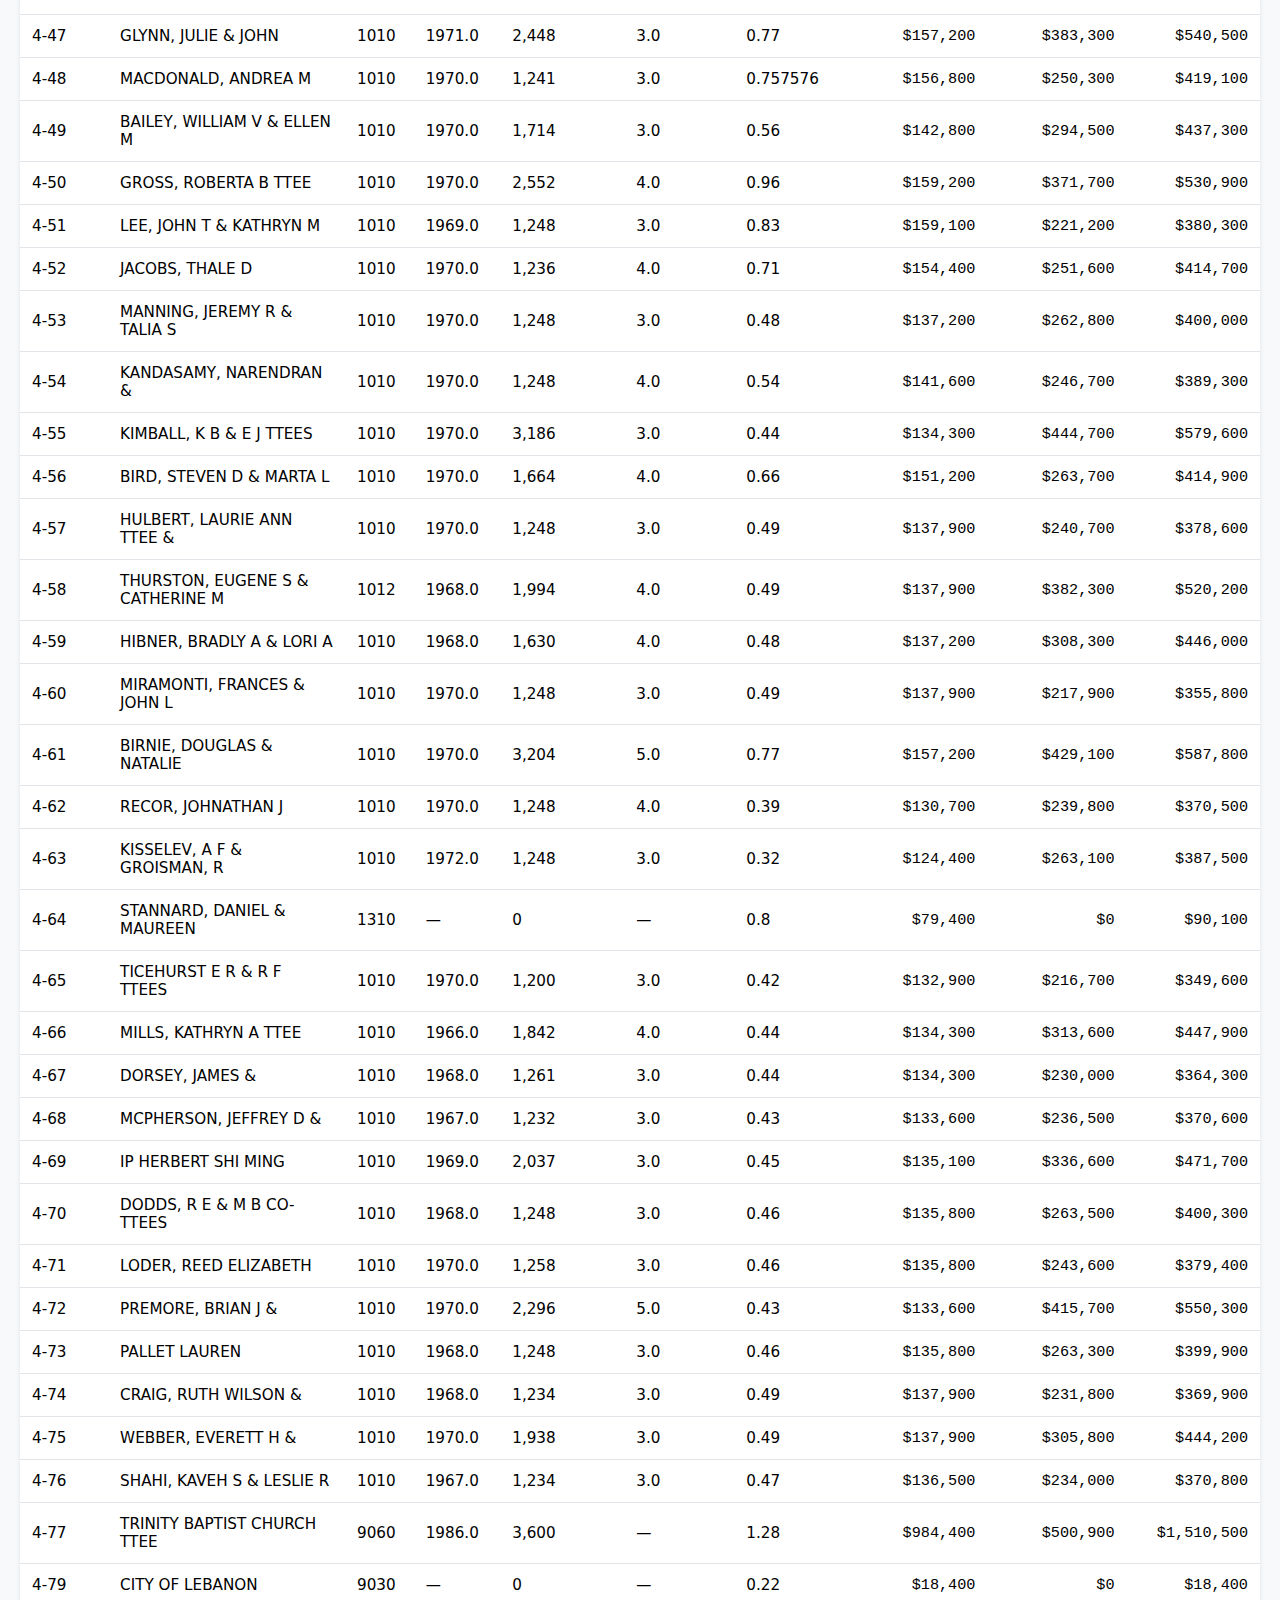
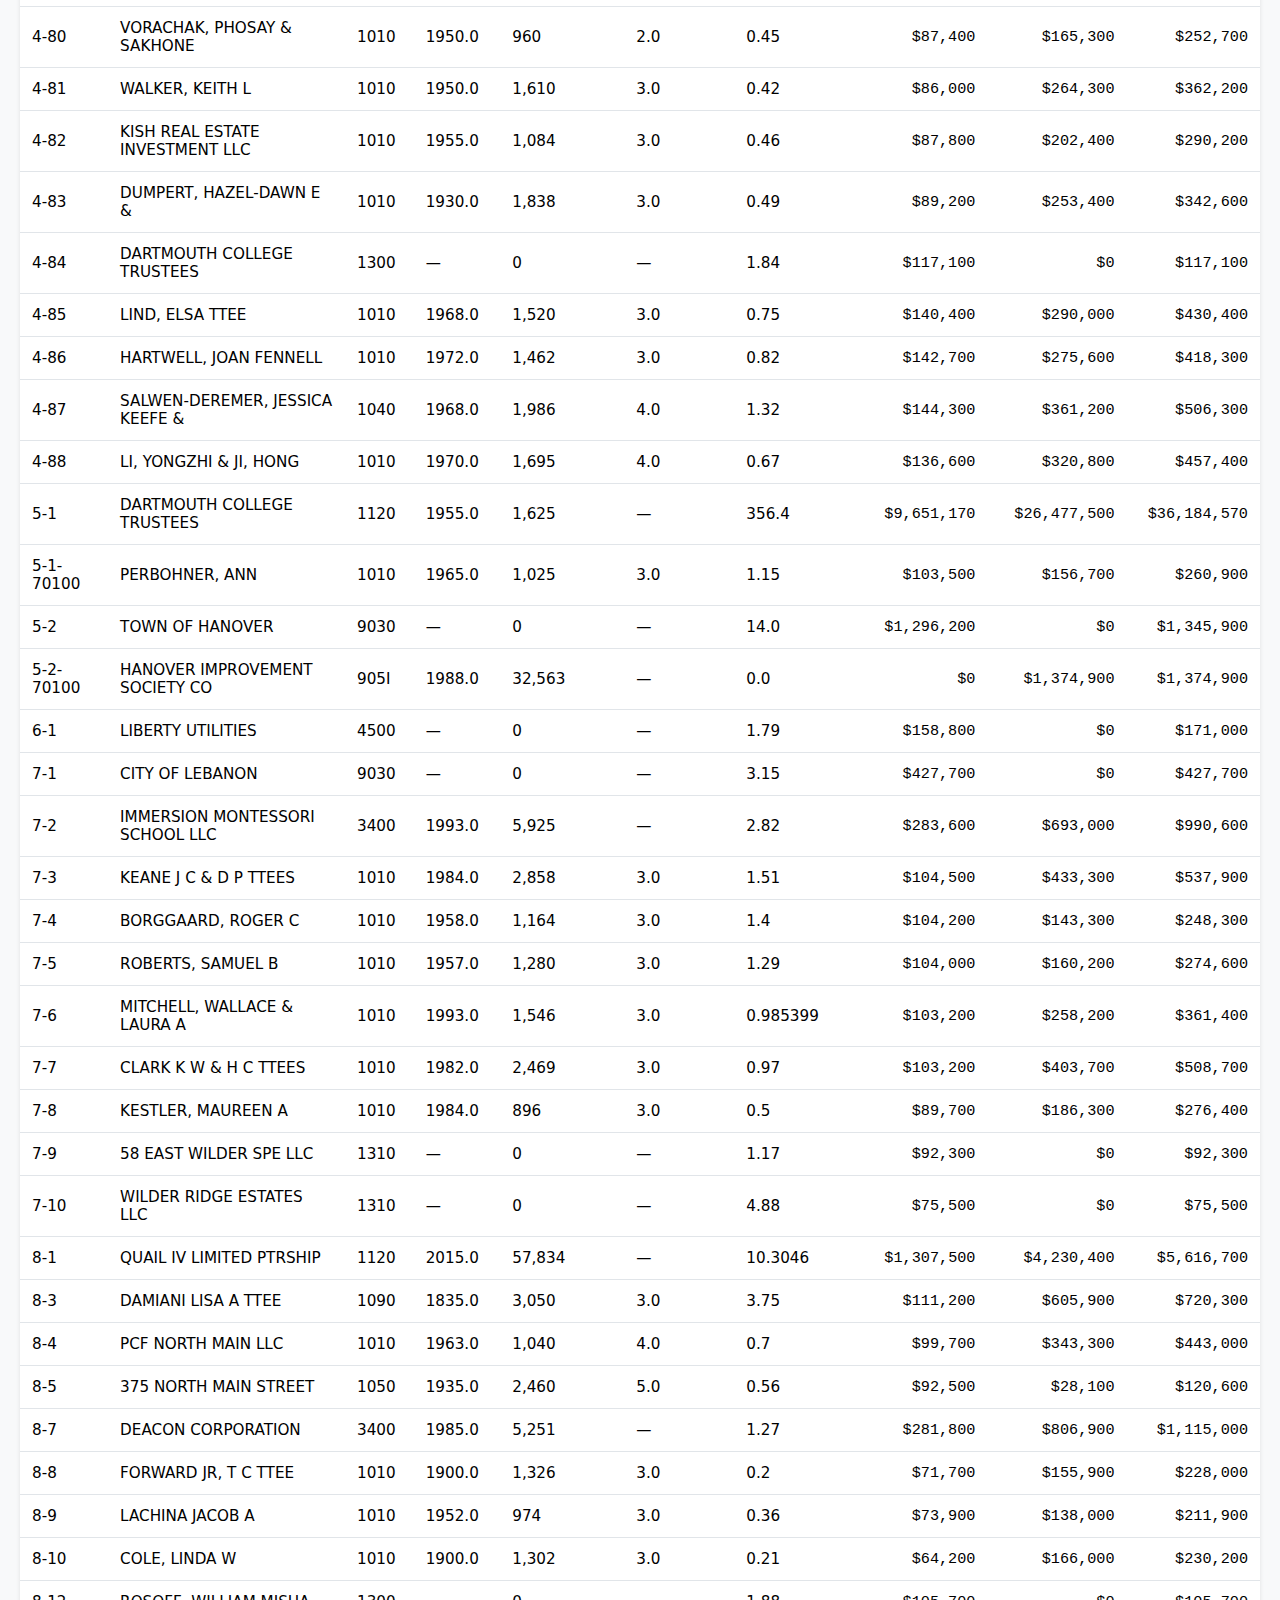
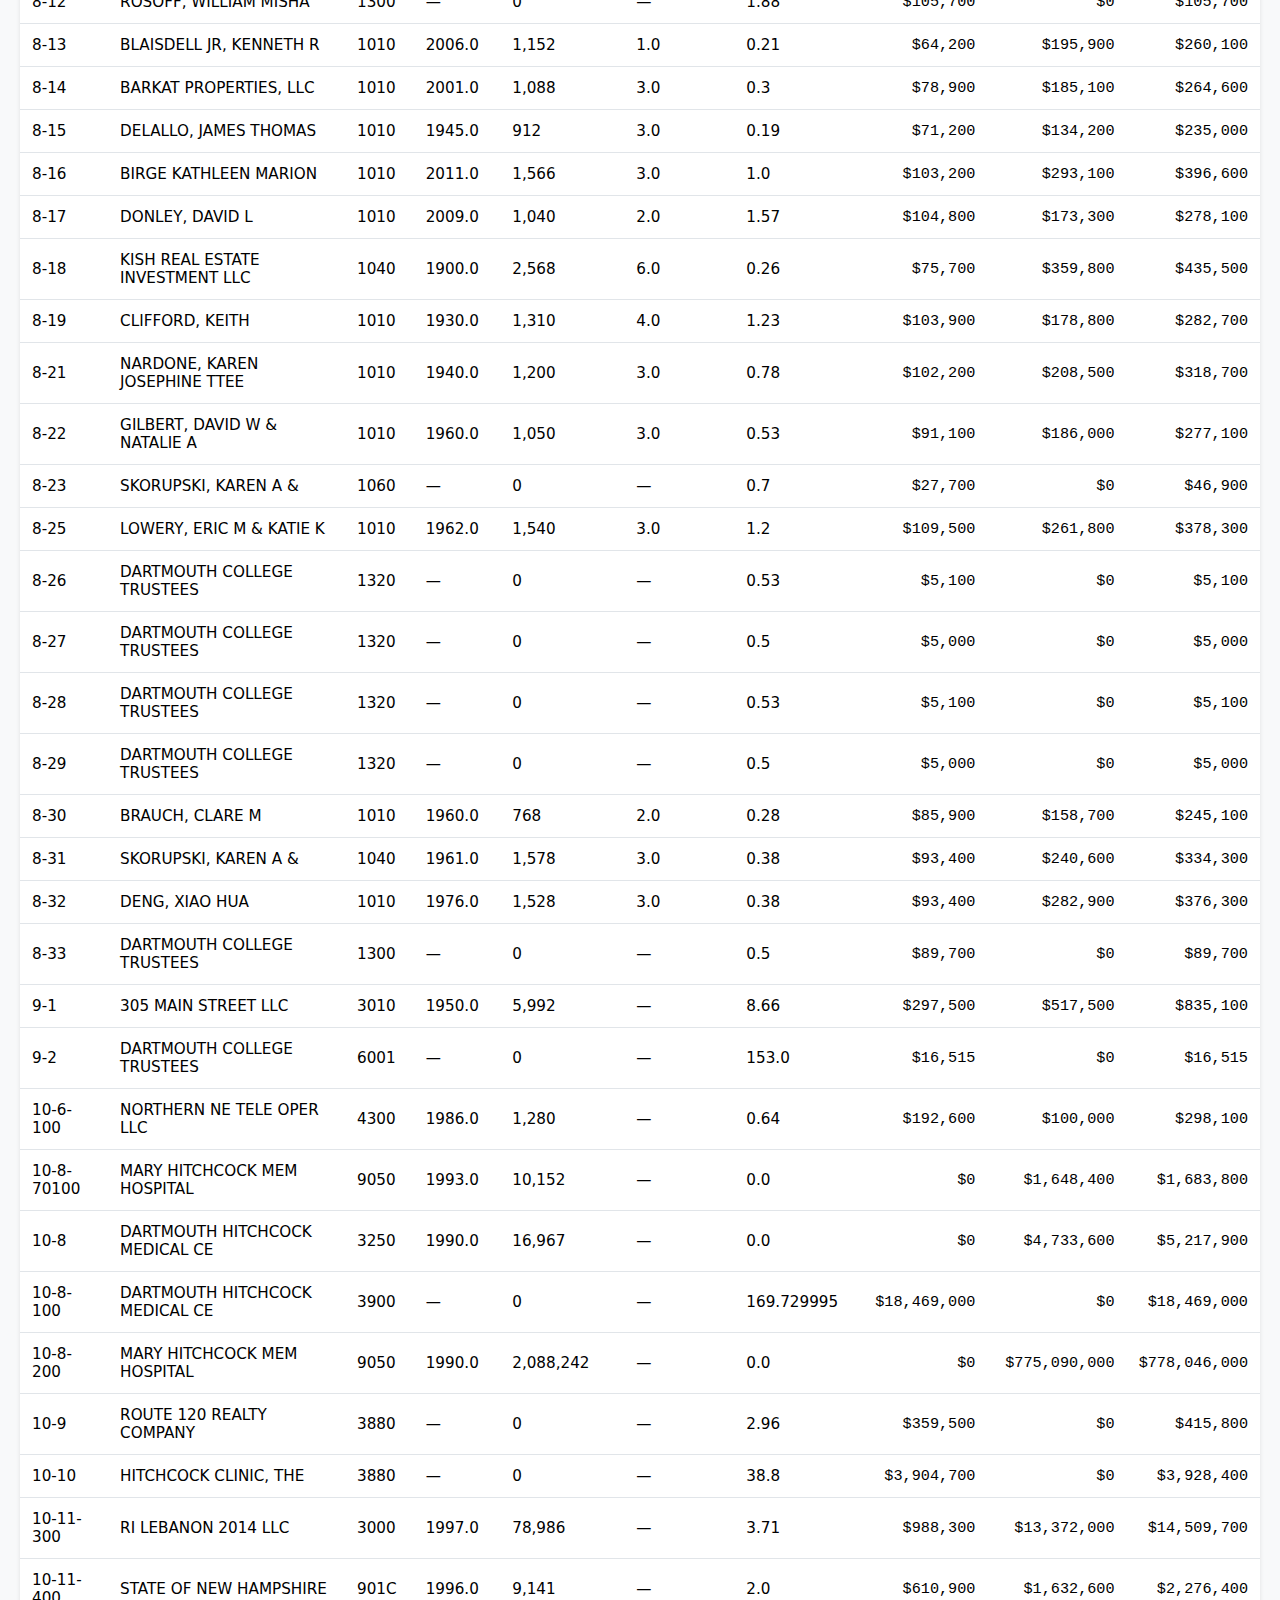
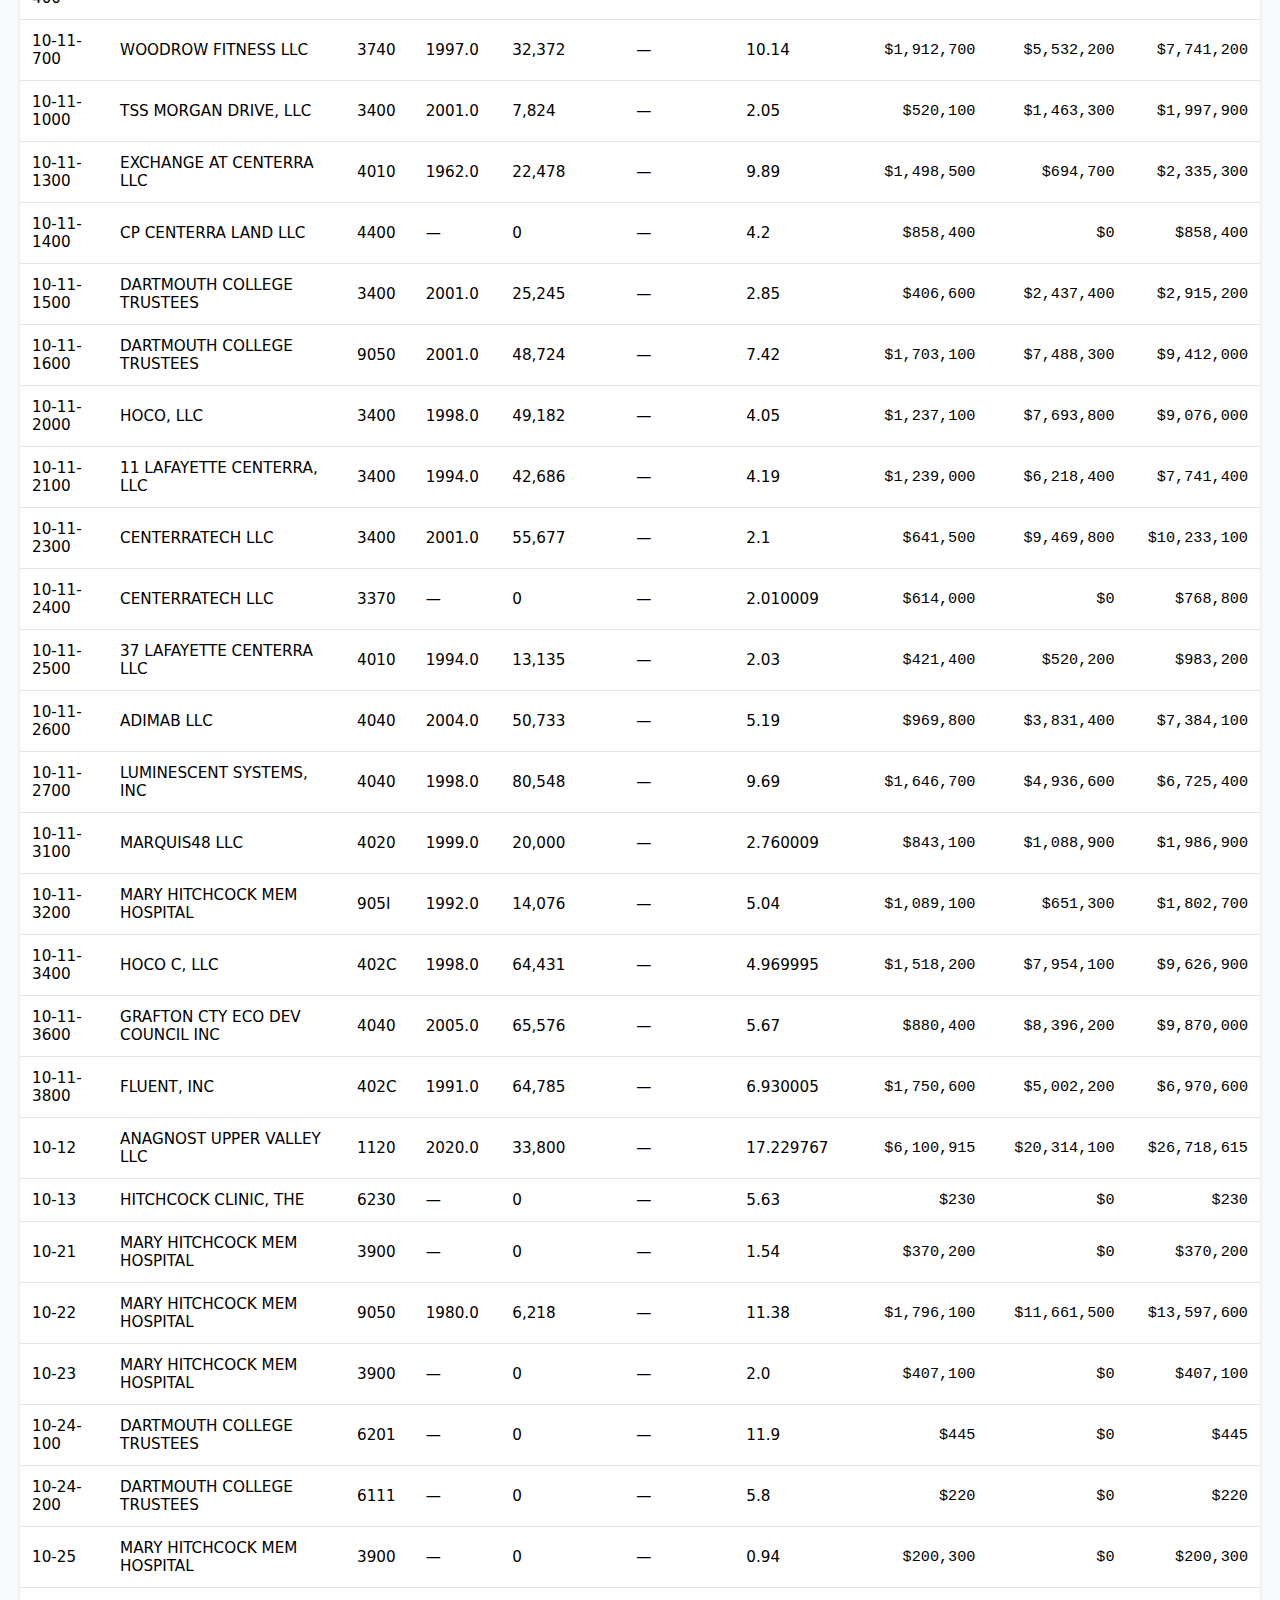
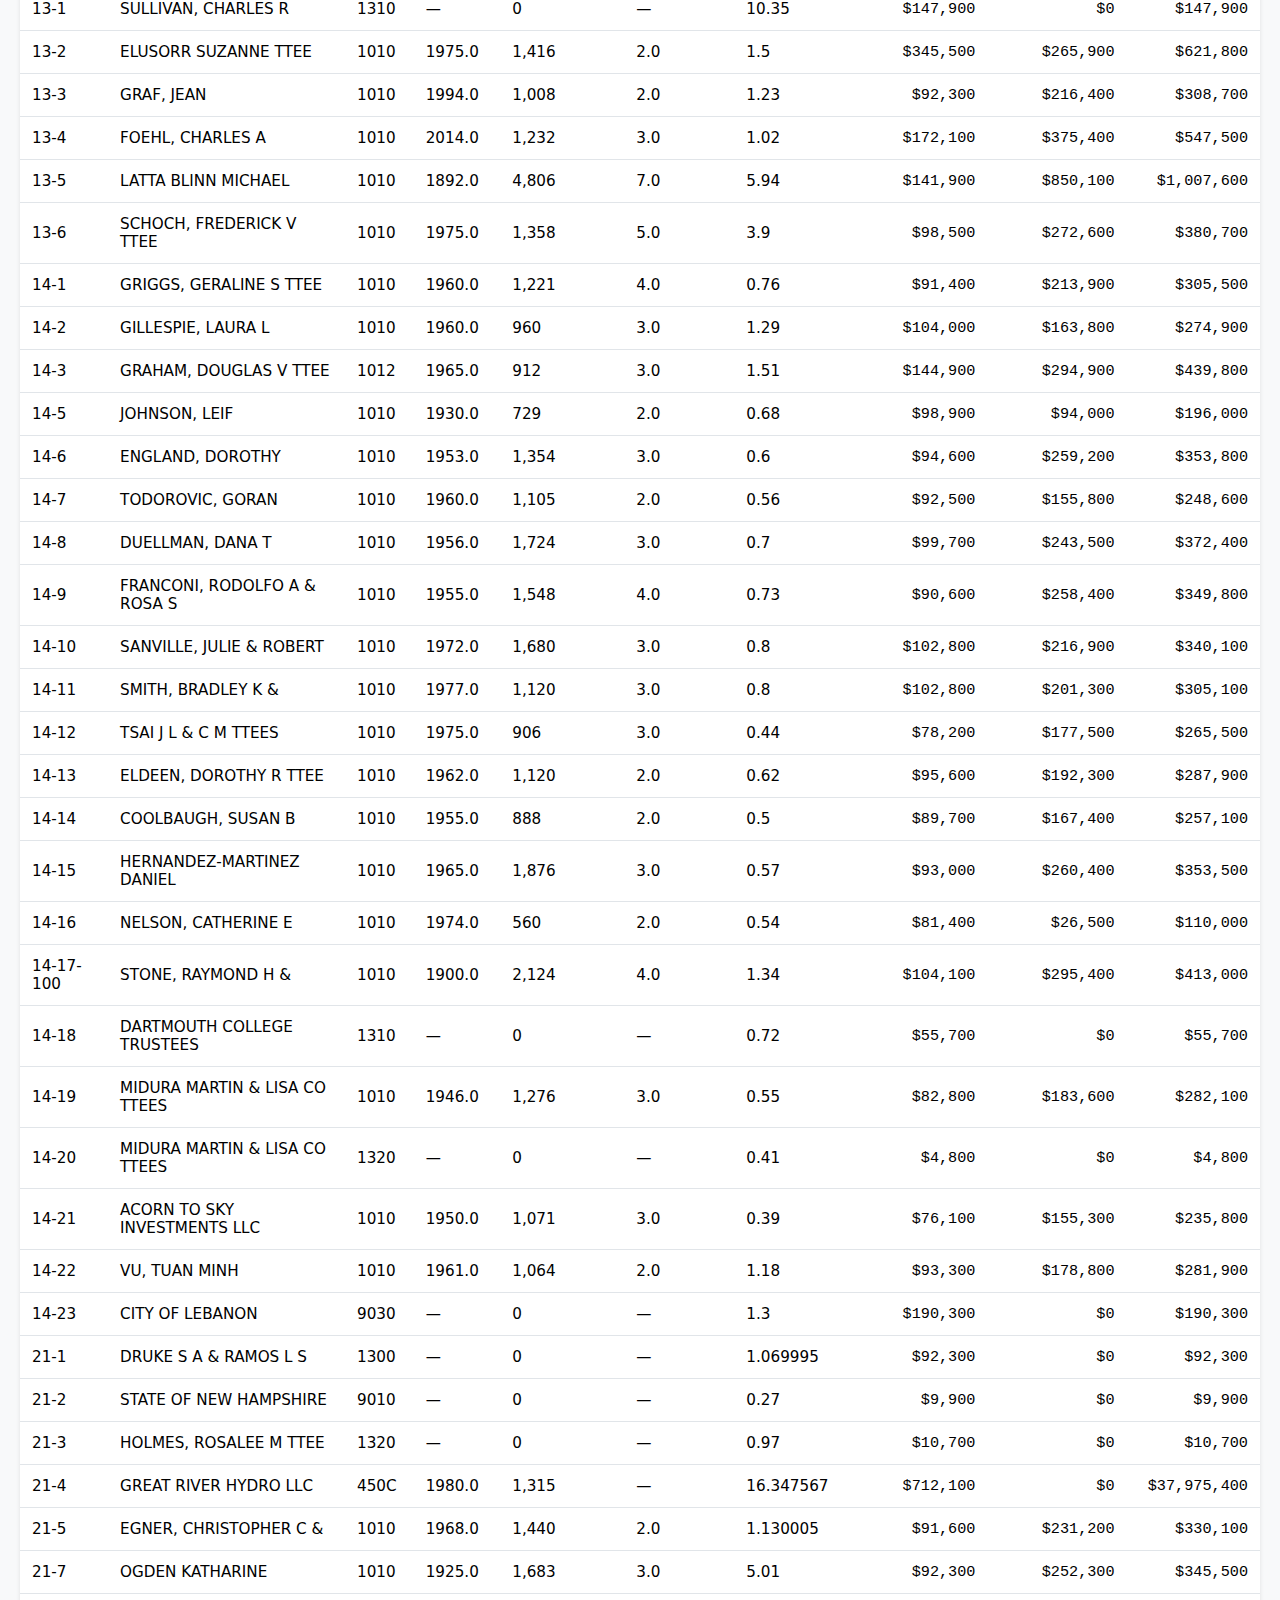
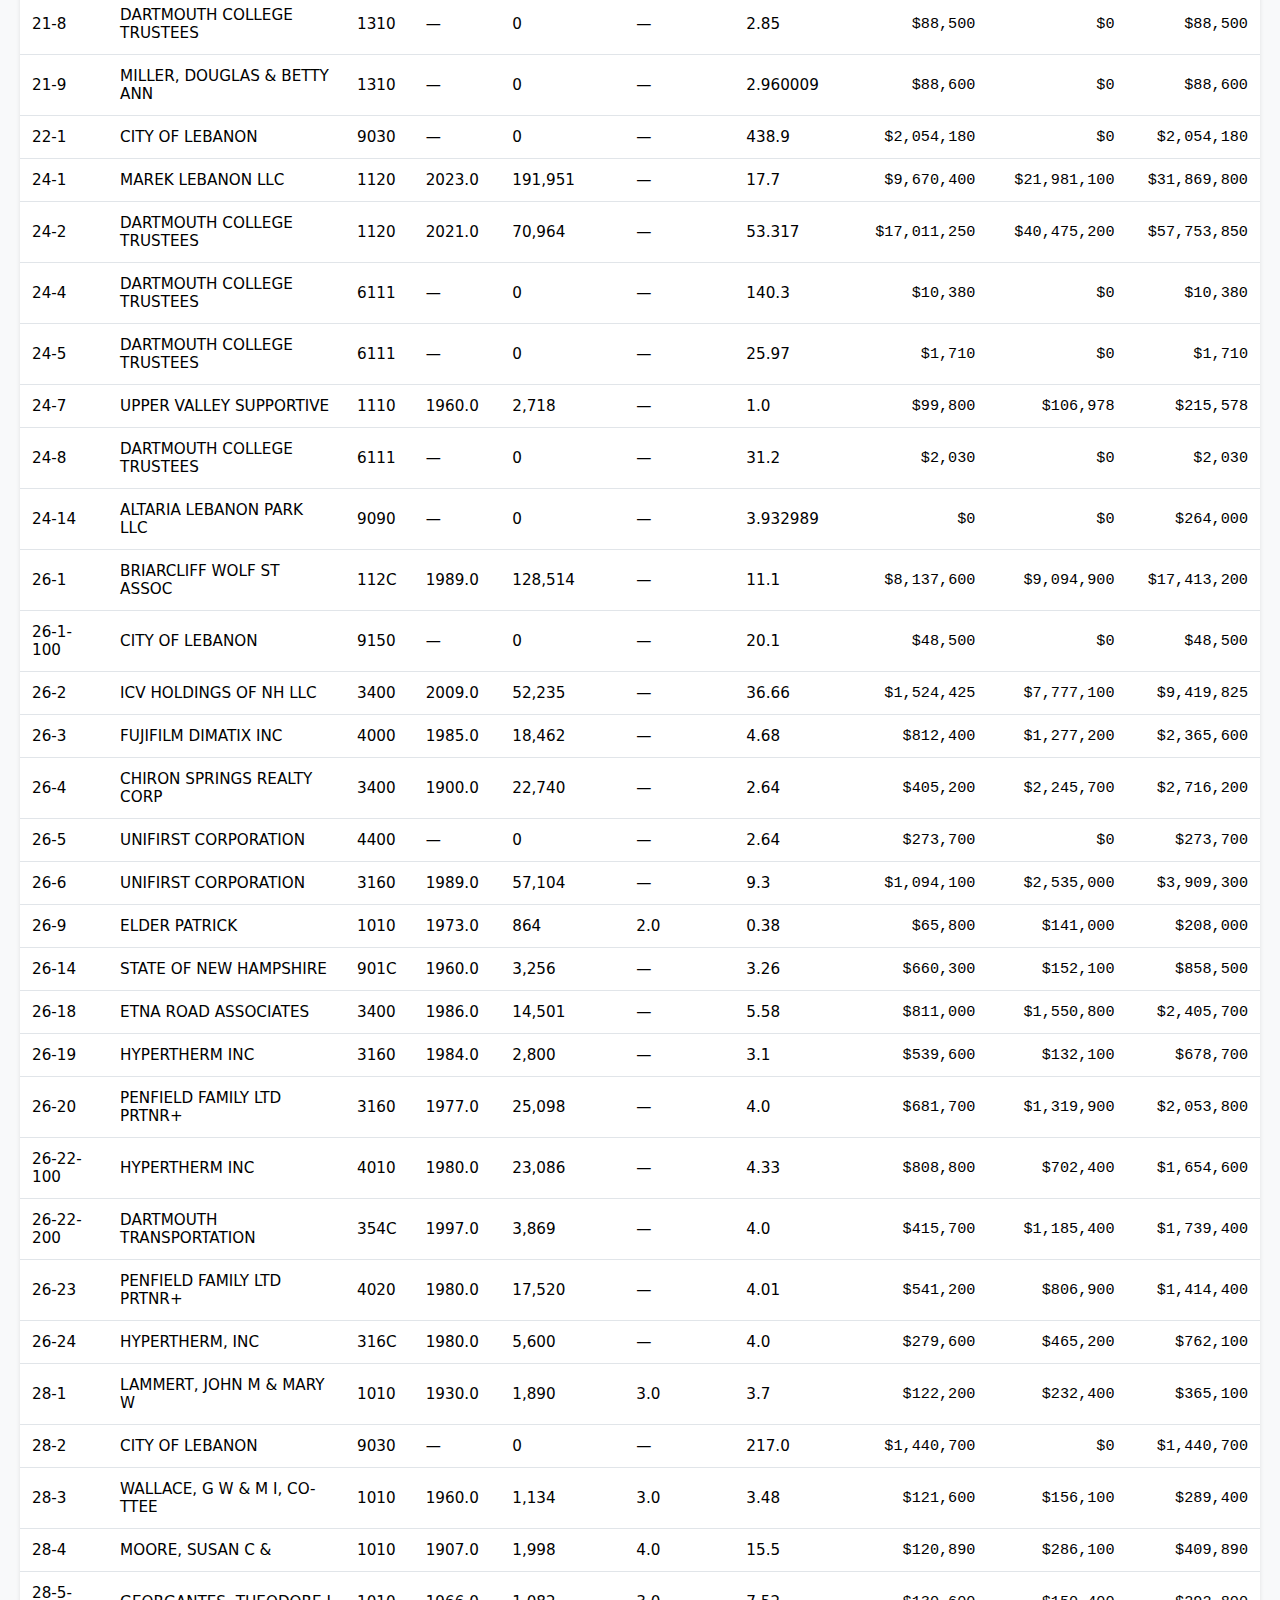
<file: index-old.html>
<!DOCTYPE html>
<html lang="en">
<head>
    <meta charset="utf-8">
    <title>Lebanon Property Tax Database</title>
    <meta name="viewport" content="width=device-width, initial-scale=1">
    <meta name="description" content="Lebanon NH property tax database - 5,622 properties with assessments, building details, and NHDRA data. Direct access to CSV files for analysis.">
    <meta name="keywords" content="Lebanon New Hampshire property tax assessment database CSV data transparency">
    <link rel="canonical" href="https://e-stacy.github.io/lebanon-property-tax-map/">
    <link rel="stylesheet" href="working-checkbox-styles.css">
    <style>
        body { 
            font-family: system-ui, Arial, sans-serif; 
            margin: 0; 
            padding: 20px; 
            background: #f8f9fa;
        }
        .header {
            background: white;
            padding: 20px;
            border-radius: 8px;
            margin-bottom: 20px;
            box-shadow: 0 2px 4px rgba(0,0,0,0.1);
        }
        h1 { 
            margin: 0 0 8px 0; 
            color: #2c3e50;
        }
        .subtitle { 
            color: #666; 
            font-size: 1.1em;
        }
        .stats-grid { 
            display: grid; 
            grid-template-columns: repeat(4, 1fr); 
            gap: 12px; 
            margin-bottom: 20px;
        }
        .stat-card { 
            background: white;
            border-radius: 8px; 
            padding: 12px;
            box-shadow: 0 2px 4px rgba(0,0,0,0.1);
            min-width: 0;
        }
        .stat-number { 
            font-size: 1.6em; 
            font-weight: bold; 
            color: #2c3e50;
            margin-bottom: 4px;
        }
        .stat-label { 
            color: #666; 
            font-size: 0.9em;
            text-transform: uppercase;
            letter-spacing: 0.5px;
        }
        .controls {
            background: white;
            padding: 20px;
            border-radius: 8px;
            margin-bottom: 20px;
            box-shadow: 0 2px 4px rgba(0,0,0,0.1);
        }
        .controls-grid { 
            display: grid; 
            grid-template-columns: 2fr 1fr 1fr 1fr; 
            gap: 16px; 
            margin-bottom: 16px; 
            align-items: start;
        }
        .control-group {
            display: block;
            width: 100%;
        }
        .control-label {
            font-size: 0.85em;
            color: #666;
            margin-bottom: 4px;
            font-weight: 500;
            display: block;
        }
        input, select { 
            padding: 8px 10px; 
            border: 2px solid #e1e5e9;
            border-radius: 6px;
            font-size: 0.9em;
            width: 100%;
            box-sizing: border-box;
        }
        input[type="search"] {
            min-width: 150px;
        }
        .table-container {
            background: white;
            border-radius: 8px;
            overflow-x: auto;
            box-shadow: 0 2px 4px rgba(0,0,0,0.1);
        }
        .pagination {
            display: flex;
            justify-content: center;
            align-items: center;
            gap: 8px;
            padding: 16px;
            background: white;
            border-radius: 8px;
            margin-top: 12px;
            box-shadow: 0 2px 4px rgba(0,0,0,0.1);
        }
        .page-btn {
            padding: 8px 12px;
            border: 1px solid #ddd;
            background: white;
            border-radius: 4px;
            cursor: pointer;
            font-size: 0.9em;
        }
        .page-btn:hover { background: #f5f5f5; }
        .page-btn.active { background: #007bff; color: white; border-color: #007bff; }
        .page-btn:disabled { opacity: 0.5; cursor: not-allowed; }
        .filter-stats {
            background: #e3f2fd;
            padding: 12px;
            border-radius: 6px;
            margin: 12px 0;
            font-size: 0.9em;
            color: #1976d2;
            display: none;
        }
        table { 
            width: 100%; 
            border-collapse: collapse;
        }
        th, td { 
            padding: 12px; 
            text-align: left; 
            border-bottom: 1px solid #e1e5e9;
            font-size: 0.95em;
        }
        th { 
            background: #f8f9fa; 
            font-weight: 600;
            position: sticky; 
            top: 0;
            color: #2c3e50;
        }
        tbody tr:hover {
            background: #f8f9fa;
        }
        .currency {
            text-align: right;
            font-family: 'Monaco', 'Menlo', monospace;
        }
        .loading {
            text-align: center;
            padding: 40px;
            color: #666;
        }
        .no-results {
            text-align: center;
            padding: 40px;
            color: #999;
        }
        .action-buttons {
            display: flex;
            gap: 8px;
            margin-bottom: 12px;
            flex-wrap: wrap;
        }
        .btn {
            background: #3498db;
            color: white;
            border: none;
            padding: 8px 16px;
            border-radius: 4px;
            cursor: pointer;
            font-size: 0.9em;
            text-decoration: none;
            display: inline-flex;
            align-items: center;
            gap: 4px;
        }
        .btn:hover {
            background: #2980b9;
        }
        .btn-success {
            background: #27ae60;
        }
        .btn-success:hover {
            background: #219a52;
        }
        .btn-warning {
            background: #f39c12;
        }
        .btn-warning:hover {
            background: #d68910;
        }
        .analytics-panel {
            background: white;
            border-radius: 8px;
            padding: 20px;
            margin-bottom: 20px;
            box-shadow: 0 2px 4px rgba(0,0,0,0.1);
            display: none;
        }
        .analytics-grid {
            display: grid;
            grid-template-columns: repeat(auto-fit, minmax(250px, 1fr));
            gap: 16px;
            margin-top: 16px;
        }
        .analytics-card {
            background: #f8f9fa;
            padding: 16px;
            border-radius: 6px;
            border-left: 4px solid #3498db;
        }
        .search-suggestions {
            position: relative;
        }
        .suggestions-dropdown {
            position: absolute;
            top: 100%;
            left: 0;
            right: 0;
            background: white;
            border: 1px solid #ddd;
            border-top: none;
            border-radius: 0 0 4px 4px;
            max-height: 200px;
            overflow-y: auto;
            z-index: 1000;
            display: none;
        }
        .suggestion-item {
            padding: 8px 12px;
            cursor: pointer;
            border-bottom: 1px solid #f0f0f0;
        }
        .suggestion-item:hover {
            background: #f8f9fa;
        }
        .suggestion-item:last-child {
            border-bottom: none;
        }
        .compare-panel {
            background: white;
            border-radius: 8px;
            padding: 20px;
            margin-bottom: 20px;
            box-shadow: 0 2px 4px rgba(0,0,0,0.1);
            display: none;
        }
        .compare-grid {
            display: grid;
            grid-template-columns: repeat(auto-fit, minmax(200px, 1fr));
            gap: 16px;
            margin-top: 16px;
        }
        .compare-property {
            background: #f8f9fa;
            padding: 16px;
            border-radius: 6px;
            border: 1px solid #e1e5e9;
        }
        .property-select {
            cursor: pointer;
            transition: all 0.2s;
        }
        .property-select:hover {
            background: #e3f2fd !important;
        }
        .property-select.selected {
            background: #bbdefb !important;
            border-left: 4px solid #2196f3;
        }
        @media (max-width: 768px) {
            .stats-grid {
                grid-template-columns: repeat(2, 1fr);
            }
            .controls-grid {
                grid-template-columns: 1fr;
                gap: 12px;
            }
            .action-buttons {
                justify-content: center;
            }
            .analytics-grid {
                grid-template-columns: 1fr;
            }
        }
    </style>
</head>
<body>
    <div class="header">
        <h1>Lebanon Property Tax Database</h1>
        <div class="subtitle">Comprehensive property assessment data for the City of Lebanon, NH</div>
        
        <!-- Direct Data Access for Search Engines and AI Agents -->
        <div style="margin-top: 16px; padding: 12px; background: #e8f4fd; border-radius: 6px; border-left: 4px solid #2196F3;">
            <strong>🔗 Direct Data Access:</strong> 
            <a href="data/parcels.csv" style="margin: 0 8px; color: #1976D2;">Main Dataset (CSV)</a> |
            <a href="spatial/parcels_wgs84.geojson" style="margin: 0 8px; color: #1976D2;">Map Data (GeoJSON)</a> |
            <a href="sitemap.xml" style="margin: 0 8px; color: #1976D2;">All Files (Sitemap)</a>
            <div style="font-size: 0.9em; color: #666; margin-top: 4px;">Raw data files accessible to search engines, AI agents, and researchers</div>
        </div>
        <div style="margin-top: 15px;">
            <a href="map.html" style="background: #27ae60; color: white; padding: 10px 20px; text-decoration: none; border-radius: 5px; display: inline-block;">🗺️ View Map Interface</a>
        </div>
    </div>

    <div class="stats-grid">
        <div class="stat-card">
            <div class="stat-number" id="total-parcels">—</div>
            <div class="stat-label">Total Parcels</div>
        </div>
        <div class="stat-card">
            <div class="stat-number" id="total-value">—</div>
            <div class="stat-label">Total Assessed Value</div>
        </div>
        <div class="stat-card">
            <div class="stat-number" id="median-value">—</div>
            <div class="stat-label">Median Property Value</div>
        </div>
        <div class="stat-card">
            <div class="stat-number" id="property-classes">—</div>
            <div class="stat-label">Property Classes</div>
        </div>
    </div>

    <div class="controls">
        <div class="controls-grid">
            <div class="control-group">
                <label class="control-label">Search Properties</label>
                <div class="search-suggestions">
                    <input id="search" type="search" placeholder="Search by address, owner, or parcel ID...">
                    <div id="suggestions-dropdown" class="suggestions-dropdown"></div>
                </div>
            </div>
            <div class="control-group">
                <div id="class-filter"></div>
            </div>
            <div class="control-group">
                <label class="control-label">Min Value ($)</label>
                <input id="min-value" type="number" placeholder="0">
            </div>
            <div class="control-group">
                <label class="control-label">Max Value ($)</label>
                <input id="max-value" type="number" placeholder="Any">
            </div>
        </div>
    </div>
        
        <div class="action-buttons">
            <button class="btn btn-success" onclick="exportFilteredData()">📊 Export CSV</button>
            <button class="btn btn-warning" onclick="toggleAnalytics()">📈 Analytics</button>
            <button class="btn" onclick="toggleComparison()">⚖️ Compare</button>
            <button class="btn" onclick="clearFilters()">🔄 Reset Filters</button>
        </div>
        <div style="color: #666; font-size: 0.9em;">
            Showing <span id="filtered-count">0</span> properties
            <span id="comparison-count" style="margin-left: 16px; color: #2196f3; display: none;">📋 <span id="selected-count">0</span> selected for comparison</span>
        </div>
    </div>

    <div id="filter-stats" class="filter-stats"></div>
    
    <div id="analytics-panel" class="analytics-panel">
        <h3 style="margin: 0 0 16px 0; color: #2c3e50;">📈 Property Analytics</h3>
        <div class="analytics-grid">
            <div class="analytics-card">
                <h4 style="margin: 0 0 8px 0;">Value Distribution</h4>
                <div id="value-distribution"></div>
            </div>
            <div class="analytics-card">
                <h4 style="margin: 0 0 8px 0;">Property Classes</h4>
                <div id="class-breakdown"></div>
            </div>
            <div class="analytics-card">
                <h4 style="margin: 0 0 8px 0;">Size Analysis</h4>
                <div id="size-analysis"></div>
            </div>
            <div class="analytics-card">
                <h4 style="margin: 0 0 8px 0;">Market Insights</h4>
                <div id="market-insights"></div>
            </div>
        </div>
    </div>
    
    <div id="compare-panel" class="compare-panel">
        <h3 style="margin: 0 0 16px 0; color: #2c3e50;">⚖️ Property Comparison</h3>
        <div id="comparison-content">
            <p style="color: #666;">Select properties from the table below to compare them side by side.</p>
        </div>
    </div>

    <div class="table-container">
        <table>
            <thead>
                <tr>
                    <th>Parcel ID</th>
                    <th>Owner</th>
                    <th>Class</th>
                    <th>Year Built</th>
                    <th>Living Area (sqft)</th>
                    <th>Bedrooms</th>
                    <th>Lot Size (acres)</th>
                    <th class="currency">Land Value</th>
                    <th class="currency">Building Value</th>
                    <th class="currency">Total Value</th>
                </tr>
            </thead>
            <tbody id="parcels-table">
                <tr>
                    <td colspan="10" class="loading">Loading property data...</td>
                </tr>
            </tbody>
        </table>
    </div>

    <div id="pagination" class="pagination"></div>

    <script>
        let allParcels = [];
        let filteredParcels = [];

        // Utility functions
        const formatCurrency = (value) => {
            const num = parseFloat(value) || 0;
            return num.toLocaleString('en-US', { style: 'currency', currency: 'USD', maximumFractionDigits: 0 });
        };

        const formatNumber = (value) => {
            const num = parseFloat(value) || 0;
            return num.toLocaleString();
        };

        const parseNumber = (value) => {
            return parseFloat(String(value).replace(/[^0-9.-]/g, '')) || 0;
        };

        // Load data
        async function loadParcels() {
            try {
                const response = await fetch('data/parcels.csv');
                const text = await response.text();
                console.log('Raw CSV length:', text.length);
                
                // Parse CSV properly handling quoted fields
                const lines = text.trim().split('\n');
                const headers = parseCSVLine(lines[0]);
                console.log('Headers:', headers);
                
                allParcels = lines.slice(1).map(line => {
                    const values = parseCSVLine(line);
                    const parcel = {};
                    headers.forEach((header, index) => {
                        parcel[header] = values[index] || '';
                    });
                    return parcel;
                }).filter(p => p.parcel_id && p.parcel_id.trim());

                console.log(`Loaded ${allParcels.length} parcels`);
                if (allParcels.length > 0) {
                    console.log('First parcel:', allParcels[0]);
                }
                updateStats();
                populateFilters();
                
                // Initialize working checkbox filters - IMMEDIATE EXECUTION
                console.log('INDEX: About to initialize filters with', allParcels.length, 'parcels');
                console.log('INDEX: workingFilters type:', typeof workingFilters);
                
                // Try immediate execution first
                if (typeof workingFilters !== 'undefined' && workingFilters.createPropertyClassFilter) {
                    console.log('INDEX: Immediate initialization');
                    workingFilters.createPropertyClassFilter('class-filter', allParcels);
                } else {
                    // Fallback with multiple attempts
                    console.log('INDEX: Delayed initialization attempts');
                    let attempts = 0;
                    const tryInit = () => {
                        attempts++;
                        console.log('INDEX: Attempt', attempts, 'workingFilters:', typeof workingFilters);
                        if (typeof workingFilters !== 'undefined' && workingFilters.createPropertyClassFilter) {
                            console.log('INDEX: Success on attempt', attempts);
                            workingFilters.createPropertyClassFilter('class-filter', allParcels);
                            return true;
                        } else if (attempts < 5) {
                            setTimeout(tryInit, 100 * attempts);
                        } else {
                            console.error('INDEX: Failed after 5 attempts');
                        }
                        return false;
                    };
                    tryInit();
                }
                
                applyFilters();
            } catch (error) {
                console.error('Error loading data:', error);
                document.getElementById('parcels-table').innerHTML = '<tr><td colspan="10" class="no-results">Error loading data</td></tr>';
            }
        }

        // Enhanced features variables
        let selectedProperties = new Set();
        let comparisonMode = false;
        let allSuggestions = [];
        
        // Parse CSV line handling quoted fields properly
        function parseCSVLine(line) {
            const result = [];
            let current = '';
            let inQuotes = false;
            
            for (let i = 0; i < line.length; i++) {
                const char = line[i];
                
                if (char === '"') {
                    inQuotes = !inQuotes;
                } else if (char === ',' && !inQuotes) {
                    result.push(current.trim());
                    current = '';
                } else {
                    current += char;
                }
            }
            result.push(current.trim());
            return result;
        }

        // Define actual property class codes used in Lebanon, NH
        const lebanonClassCodes = ['013R','0310','0430','1010','1012','101A','101C','101T','1020','102C','102V','1030','103V','1040','1050','1060','1090','1100','1110','111C','1120','112C','1210','1300','1310','1320','3000','3010','3040','3050','3110','3160','316C','3230','323I','3240','3250','325I','325R','325V','3260','3300','3310','3320','3330','333V','3340','3350','3370','3380','3400','340I','340R','3410','3420','3520','3530','3540','354C','3550','3740','3800','3880','3900','3910','3920','4000','400C','4010','401V','4020','402C','4040','4100','410V','4270','4300','430V','4310','433C','4400','4410','4420','4440','4500','450I','6000','6001','6111','6120','6121','6200','6201','6210','6211','6220','6221','6230','6231','9000','900I','9010','901C','901I','9030','903C','903I','903R','9040','9050','905I','905R','905V','9060','906R','9080','908R','9090','9130','913C','9150','9200','9550','9700','9730','9740','9780'];

        // Update statistics
        function updateStats() {
            const totalParcels = allParcels.length;
            const totalValue = allParcels.reduce((sum, p) => sum + parseNumber(p.total_value), 0);
            const values = allParcels.map(p => parseNumber(p.total_value)).filter(v => v > 0).sort((a, b) => a - b);
            const medianValue = values.length > 0 ? values[Math.floor(values.length / 2)] : 0;
            // Count only valid property class codes
            const validClasses = new Set(allParcels.map(p => p.class_code).filter(c => lebanonClassCodes.includes(c)));

            document.getElementById('total-parcels').textContent = formatNumber(totalParcels);
            document.getElementById('total-value').textContent = formatCurrency(totalValue);
            document.getElementById('median-value').textContent = formatCurrency(medianValue);
            document.getElementById('property-classes').textContent = formatNumber(validClasses.size);
        }

        // Populate filter dropdowns - now handled by working checkbox system
        function populateFilters() {
            // This is now handled by the working checkbox system
            return;
        }

        // Apply filters - now overridden by working checkbox system
        function applyFilters() {
            const searchTerm = document.getElementById('search').value.toLowerCase();
            const minValue = parseNumber(document.getElementById('min-value').value);
            const maxValue = parseNumber(document.getElementById('max-value').value);

            filteredParcels = allParcels.filter(parcel => {
                // Search filter
                if (searchTerm && !['parcel_id', 'owner_name']
                    .some(field => (parcel[field] || '').toLowerCase().includes(searchTerm))) {
                    return false;
                }

                // Class filter - now handled by working checkbox system

                // Value filters
                const value = parseNumber(parcel.total_value);
                if (minValue > 0 && value < minValue) return false;
                if (maxValue > 0 && value > maxValue) return false;

                return true;
            });

            renderTable();
            updateFilterStats();
            document.getElementById('filtered-count').textContent = formatNumber(filteredParcels.length);
        }

        // Handle property selection for comparison
        function handlePropertyClick(parcelId, event) {
            if (!comparisonMode) return;
            
            event.stopPropagation();
            
            if (selectedProperties.has(parcelId)) {
                selectedProperties.delete(parcelId);
                event.currentTarget.classList.remove('selected');
            } else {
                if (selectedProperties.size < 4) { // Limit to 4 properties
                    selectedProperties.add(parcelId);
                    event.currentTarget.classList.add('selected');
                }
            }
            
            updateSelectedCount();
            updateComparisonPanel();
        }
        
        // Render table
        function renderTable() {
            const tbody = document.getElementById('parcels-table');
            
            if (filteredParcels.length === 0) {
                tbody.innerHTML = '<tr><td colspan="10" class="no-results">No properties match your criteria</td></tr>';
                return;
            }

            const startIndex = (currentPage - 1) * rowsPerPage;
            const endIndex = startIndex + rowsPerPage;
            const rows = filteredParcels.slice(startIndex, endIndex).map(parcel => {
                const isSelected = selectedProperties.has(parcel.parcel_id);
                return `
                <tr class="${comparisonMode ? 'property-select' : ''} ${isSelected ? 'selected' : ''}" 
                    onclick="handlePropertyClick('${parcel.parcel_id}', event)" 
                    style="${comparisonMode ? 'cursor: pointer;' : ''}">
                    <td>${parcel.parcel_id || ''}</td>
                    <td>${parcel.owner_name || ''}</td>
                    <td>${parcel.class_code || ''}</td>
                    <td>${parcel.year_built || '—'}</td>
                    <td>${formatNumber(parcel.living_area_sqft) || '—'}</td>
                    <td>${parcel.bedrooms || '—'}</td>
                    <td>${parcel.lot_size_acres || ''}</td>
                    <td class="currency">${formatCurrency(parcel.land_value)}</td>
                    <td class="currency">${formatCurrency(parcel.building_value)}</td>
                    <td class="currency">${formatCurrency(parcel.total_value)}</td>
                </tr>
            `;}).join('');

            tbody.innerHTML = rows;
            
            updatePagination();
        }

        // Pagination variables
        let currentPage = 1;
        const rowsPerPage = 500;
        
        // Update pagination controls
        function updatePagination() {
            const totalPages = Math.ceil(filteredParcels.length / rowsPerPage);
            const paginationDiv = document.getElementById('pagination');
            
            if (totalPages <= 1) {
                paginationDiv.innerHTML = '';
                return;
            }
            
            let paginationHTML = '';
            
            // Previous button
            paginationHTML += `<button class="page-btn" onclick="goToPage(${currentPage - 1})" ${currentPage === 1 ? 'disabled' : ''}>&laquo; Prev</button>`;
            
            // Page numbers
            for (let i = Math.max(1, currentPage - 2); i <= Math.min(totalPages, currentPage + 2); i++) {
                paginationHTML += `<button class="page-btn ${i === currentPage ? 'active' : ''}" onclick="goToPage(${i})">${i}</button>`;
            }
            
            // Next button
            paginationHTML += `<button class="page-btn" onclick="goToPage(${currentPage + 1})" ${currentPage === totalPages ? 'disabled' : ''}>Next &raquo;</button>`;
            
            // Page info
            const startIndex = (currentPage - 1) * rowsPerPage + 1;
            const endIndex = Math.min(currentPage * rowsPerPage, filteredParcels.length);
            paginationHTML += `<span style="margin-left: 16px; color: #666;">Showing ${startIndex}-${endIndex} of ${formatNumber(filteredParcels.length)} properties</span>`;
            
            paginationDiv.innerHTML = paginationHTML;
        }
        
        // Go to page function
        function goToPage(page) {
            const totalPages = Math.ceil(filteredParcels.length / rowsPerPage);
            if (page < 1 || page > totalPages) return;
            
            currentPage = page;
            renderTable();
        }
        
        // Add filter statistics
        function updateFilterStats() {
            const statsDiv = document.getElementById('filter-stats');
            if (!filteredParcels.length || filteredParcels.length === allParcels.length) {
                statsDiv.style.display = 'none';
                return;
            }
            
            const totalValue = filteredParcels.reduce((sum, p) => sum + (parseNumber(p.total_value) || 0), 0);
            const allTotalValue = allParcels.reduce((sum, p) => sum + (parseNumber(p.total_value) || 0), 0);
            
            const parcelPercent = ((filteredParcels.length / allParcels.length) * 100).toFixed(1);
            const valuePercent = allTotalValue > 0 ? ((totalValue / allTotalValue) * 100).toFixed(1) : '0.0';
            
            statsDiv.innerHTML = `
                <strong>Filtered Results:</strong> ${parcelPercent}% of parcels (${formatNumber(filteredParcels.length)} of ${formatNumber(allParcels.length)}) 
                representing ${valuePercent}% of total city value ($${formatLargeNumber(totalValue)} of $${formatLargeNumber(allTotalValue)})
            `;
            statsDiv.style.display = 'block';
        }
        
        // Export filtered data as CSV
        function exportFilteredData() {
            const headers = ['parcel_id', 'owner_name', 'class_code', 'year_built', 'living_area_sqft', 'bedrooms', 'lot_size_acres', 'land_value', 'building_value', 'total_value'];
            let csvContent = headers.join(',') + '\n';
            
            filteredParcels.forEach(parcel => {
                const row = headers.map(header => {
                    let value = parcel[header] || '';
                    // Escape values containing commas or quotes
                    if (value.includes(',') || value.includes('"')) {
                        value = '"' + value.replace(/"/g, '""') + '"';
                    }
                    return value;
                });
                csvContent += row.join(',') + '\n';
            });
            
            const blob = new Blob([csvContent], { type: 'text/csv' });
            const url = window.URL.createObjectURL(blob);
            const a = document.createElement('a');
            a.href = url;
            a.download = `lebanon-property-data-${new Date().toISOString().split('T')[0]}.csv`;
            document.body.appendChild(a);
            a.click();
            document.body.removeChild(a);
            window.URL.revokeObjectURL(url);
        }
        
        // Toggle analytics panel
        function toggleAnalytics() {
            const panel = document.getElementById('analytics-panel');
            const isVisible = panel.style.display === 'block';
            panel.style.display = isVisible ? 'none' : 'block';
            
            if (!isVisible) {
                updateAnalytics();
            }
        }
        
        // Update analytics with current data
        function updateAnalytics() {
            // Value distribution
            const valueRanges = [
                { label: 'Under $200K', min: 0, max: 200000 },
                { label: '$200K - $500K', min: 200000, max: 500000 },
                { label: '$500K - $1M', min: 500000, max: 1000000 },
                { label: 'Over $1M', min: 1000000, max: Infinity }
            ];
            
            let valueDistHtml = '';
            valueRanges.forEach(range => {
                const count = filteredParcels.filter(p => {
                    const val = parseNumber(p.total_value);
                    return val >= range.min && val < range.max;
                }).length;
                const percent = filteredParcels.length ? ((count / filteredParcels.length) * 100).toFixed(1) : 0;
                valueDistHtml += `<div>${range.label}: ${count} (${percent}%)</div>`;
            });
            document.getElementById('value-distribution').innerHTML = valueDistHtml;
            
            // Property classes
            const classCounts = {};
            filteredParcels.forEach(p => {
                const cls = p.class_code || 'Unknown';
                classCounts[cls] = (classCounts[cls] || 0) + 1;
            });
            
            let classHtml = '';
            Object.entries(classCounts)
                .sort((a, b) => b[1] - a[1])
                .slice(0, 5)
                .forEach(([cls, count]) => {
                    const percent = ((count / filteredParcels.length) * 100).toFixed(1);
                    classHtml += `<div>Class ${cls}: ${count} (${percent}%)</div>`;
                });
            document.getElementById('class-breakdown').innerHTML = classHtml;
            
            // Size analysis
            const avgAcres = filteredParcels.reduce((sum, p) => sum + parseFloat(p.lot_size_acres || 0), 0) / filteredParcels.length;
            const avgValue = filteredParcels.reduce((sum, p) => sum + parseNumber(p.total_value), 0) / filteredParcels.length;
            const avgValuePerAcre = avgAcres > 0 ? avgValue / avgAcres : 0;
            
            const sizeHtml = `
                <div>Avg Lot Size: ${avgAcres.toFixed(2)} acres</div>
                <div>Avg Value: ${formatCurrency(avgValue)}</div>
                <div>Value/Acre: ${formatCurrency(avgValuePerAcre)}</div>
            `;
            document.getElementById('size-analysis').innerHTML = sizeHtml;
            
            // Market insights
            const medianValue = getMedianValue(filteredParcels);
            const highValue = Math.max(...filteredParcels.map(p => parseNumber(p.total_value)));
            const lowValue = Math.min(...filteredParcels.map(p => parseNumber(p.total_value)).filter(v => v > 0));
            
            const insightsHtml = `
                <div>Median: ${formatCurrency(medianValue)}</div>
                <div>Highest: ${formatCurrency(highValue)}</div>
                <div>Lowest: ${formatCurrency(lowValue)}</div>
            `;
            document.getElementById('market-insights').innerHTML = insightsHtml;
        }
        
        function getMedianValue(parcels) {
            const values = parcels.map(p => parseNumber(p.total_value)).filter(v => v > 0).sort((a, b) => a - b);
            return values.length > 0 ? values[Math.floor(values.length / 2)] : 0;
        }
        
        // Toggle comparison mode
        function toggleComparison() {
            comparisonMode = !comparisonMode;
            const countEl = document.getElementById('comparison-count');
            countEl.style.display = comparisonMode ? 'inline' : 'none';
            
            if (!comparisonMode) {
                selectedProperties.clear();
                document.getElementById('compare-panel').style.display = 'none';
                updateSelectedCount();
                // Remove selection styling
                document.querySelectorAll('.property-select').forEach(row => {
                    row.classList.remove('selected');
                });
            } else {
                updateComparisonPanel();
            }
        }
        
        function updateSelectedCount() {
            document.getElementById('selected-count').textContent = selectedProperties.size;
        }
        
        function updateComparisonPanel() {
            const panel = document.getElementById('compare-panel');
            const content = document.getElementById('comparison-content');
            
            if (selectedProperties.size === 0) {
                content.innerHTML = '<p style="color: #666;">Select properties from the table below to compare them side by side.</p>';
                panel.style.display = 'none';
                return;
            }
            
            panel.style.display = 'block';
            
            let compareHtml = '<div class="compare-grid">';
            selectedProperties.forEach(parcelId => {
                const property = allParcels.find(p => p.parcel_id === parcelId);
                if (property) {
                    compareHtml += `
                        <div class="compare-property">
                            <h4 style="margin: 0 0 8px 0; color: #2c3e50;">${property.situs_address}</h4>
                            <div><strong>Owner:</strong> ${property.owner_name}</div>
                            <div><strong>Parcel ID:</strong> ${property.parcel_id}</div>
                            <div><strong>Class:</strong> ${property.class_code}</div>
                            <div><strong>Lot Size:</strong> ${property.lot_size_acres} acres</div>
                            <div><strong>Land Value:</strong> ${formatCurrency(property.land_value)}</div>
                            <div><strong>Building Value:</strong> ${formatCurrency(property.building_value)}</div>
                            <div><strong>Total Value:</strong> ${formatCurrency(property.total_value)}</div>
                        </div>
                    `;
                }
            });
            compareHtml += '</div>';
            
            content.innerHTML = compareHtml;
        }
        
        // Enhanced search with suggestions
        function setupSearchSuggestions() {
            const searchInput = document.getElementById('search');
            const dropdown = document.getElementById('suggestions-dropdown');
            
            // Build suggestions array
            allSuggestions = [];
            allParcels.forEach(parcel => {
                if (parcel.situs_address) allSuggestions.push({ type: 'address', value: parcel.situs_address });
                if (parcel.owner_name) allSuggestions.push({ type: 'owner', value: parcel.owner_name });
                if (parcel.parcel_id) allSuggestions.push({ type: 'parcel', value: parcel.parcel_id });
            });
            
            // Remove duplicates
            allSuggestions = allSuggestions.filter((item, index, self) => 
                index === self.findIndex(t => t.value === item.value)
            );
            
            searchInput.addEventListener('input', function() {
                const query = this.value.toLowerCase();
                
                if (query.length < 2) {
                    dropdown.style.display = 'none';
                    return;
                }
                
                const matches = allSuggestions
                    .filter(item => item.value.toLowerCase().includes(query))
                    .slice(0, 8);
                
                if (matches.length === 0) {
                    dropdown.style.display = 'none';
                    return;
                }
                
                let suggestionHtml = '';
                matches.forEach(match => {
                    const icon = match.type === 'address' ? '🏠' : match.type === 'owner' ? '👤' : '📋';
                    suggestionHtml += `
                        <div class="suggestion-item" onclick="selectSuggestion('${match.value.replace(/'/g, "\\'")}')">${icon} ${match.value}</div>
                    `;
                });
                
                dropdown.innerHTML = suggestionHtml;
                dropdown.style.display = 'block';
            });
            
            // Hide dropdown when clicking outside
            document.addEventListener('click', function(e) {
                if (!searchInput.contains(e.target) && !dropdown.contains(e.target)) {
                    dropdown.style.display = 'none';
                }
            });
        }
        
        function selectSuggestion(value) {
            document.getElementById('search').value = value;
            document.getElementById('suggestions-dropdown').style.display = 'none';
            currentPage = 1;
            applyFilters();
        }
        
        // Clear all filters - now handled by working checkbox system
        function clearFilters() {
            document.getElementById('search').value = '';
            document.getElementById('min-value').value = '';
            document.getElementById('max-value').value = '';
            currentPage = 1;
            applyFilters();
        }
        
        // Event listeners
        document.getElementById('search').addEventListener('input', () => { currentPage = 1; applyFilters(); });
        document.getElementById('min-value').addEventListener('input', () => { currentPage = 1; applyFilters(); });
        document.getElementById('max-value').addEventListener('input', () => { currentPage = 1; applyFilters(); });

        // Initialize
        loadParcels();
        
        // Load data function
        async function loadParcels() {
            try {
                const response = await fetch('data/parcels.csv');
                const text = await response.text();
                console.log('Raw CSV length:', text.length);
                
                // Parse CSV properly handling quoted fields
                const lines = text.trim().split('\n');
                const headers = parseCSVLine(lines[0]);
                console.log('Headers:', headers);
                
                allParcels = lines.slice(1).map(line => {
                    const values = parseCSVLine(line);
                    const parcel = {};
                    headers.forEach((header, index) => {
                        parcel[header] = values[index] || '';
                    });
                    return parcel;
                }).filter(p => p.parcel_id && p.parcel_id.trim());

                console.log(`Loaded ${allParcels.length} parcels`);
                if (allParcels.length > 0) {
                    console.log('First parcel:', allParcels[0]);
                }
                updateStats();
                populateFilters();
                applyFilters();
                setupSearchSuggestions();
            } catch (error) {
                console.error('Error loading data:', error);
                document.getElementById('parcels-table').innerHTML = '<tr><td colspan="10" class="no-results">Error loading data</td></tr>';
            }
        }
    </script>
    
    <!-- Working Checkbox Filter System -->
    <script src="working-checkbox-filters.js"></script>
    <script>
        // Ensure workingFilters is available immediately
        document.addEventListener('DOMContentLoaded', function() {
            console.log('DOM loaded, workingFilters available:', typeof workingFilters);
        });
    </script>
    <script>
        // Override applyFilters for index page
        const originalIndexApplyFilters = applyFilters;
        applyFilters = function() {
            console.log('Index applyFilters called');
            
            // Get selected property classes
            const selectedClasses = workingFilters.getSelectedClasses('class-filter');
            console.log('Selected classes:', selectedClasses);
            
            // Apply filters
            filteredParcels = allParcels.filter(parcel => {
                // Property class filter
                if (selectedClasses.length > 0) {
                    if (!selectedClasses.includes(parcel.class_code)) {
                        return false;
                    }
                }
                
                // Search filter
                const searchTerm = document.getElementById('search').value.toLowerCase();
                if (searchTerm) {
                    const searchFields = [
                        parcel.owner_name,
                        parcel.parcel_id,
                        parcel.class_code
                    ].map(field => (field || '').toString().toLowerCase());
                    
                    if (!searchFields.some(field => field.includes(searchTerm))) {
                        return false;
                    }
                }
                
                // Value range filter
                const minValue = parseFloat(document.getElementById('min-value').value);
                const maxValue = parseFloat(document.getElementById('max-value').value);
                const totalValue = parseFloat(parcel.total_value) || 0;
                
                if (!isNaN(minValue) && totalValue < minValue) return false;
                if (!isNaN(maxValue) && totalValue > maxValue) return false;
                
                return true;
            });
            
            // Update display
            currentPage = 1;
            renderTable();
            updateStats();
        };
        
        // Note: Filter initialization now happens in loadParcels() function
    </script>
    
</body>
</html>
</file>
<file: working-checkbox-styles.css>
/* Working Checkbox Filter Styles - High Specificity for Index Page - Updated v1.2 */
.working-checkbox-filter,
.controls .working-checkbox-filter,
body .working-checkbox-filter {
    margin-bottom: 10px !important;
    position: relative !important;
}

.filter-label,
.working-checkbox-filter .filter-label {
    font-weight: bold !important;
    margin-bottom: 4px !important;
    color: #2c3e50 !important;
    font-size: 0.75em !important;
}

.checkbox-dropdown,
.working-checkbox-filter .checkbox-dropdown {
    position: relative !important;
    display: inline-block !important;
    min-width: 320px !important;
}

.dropdown-button,
.working-checkbox-filter .dropdown-button,
.checkbox-dropdown .dropdown-button {
    background: white !important;
    border: 1px solid #ddd !important;
    border-radius: 4px !important;
    padding: 6px 10px !important;
    cursor: pointer !important;
    display: flex !important;
    justify-content: space-between !important;
    align-items: center !important;
    width: 100% !important;
    box-sizing: border-box !important;
    font-size: 0.75em !important;
    pointer-events: auto !important;
}

.dropdown-button:hover {
    border-color: #2196F3;
    background-color: #f8f9fa;
}

/* Force left alignment with maximum specificity */
.dropdown-text,
.working-checkbox-filter .dropdown-text,
.checkbox-dropdown .dropdown-text,
body .controls .working-checkbox-filter .dropdown-text,
body .control-row .working-checkbox-filter .dropdown-text {
    flex-grow: 1 !important;
    text-align: left !important;
    justify-content: flex-start !important;
    overflow: hidden !important;
    text-overflow: ellipsis !important;
    white-space: nowrap !important;
    margin: 0 !important;
    padding: 0 !important;
}

/* INDEX PAGE GRID LAYOUT: Clean alignment without flex interference */
.controls .controls-grid,
.controls .controls-grid *,
.controls-grid .working-checkbox-filter,
.controls-grid .working-checkbox-filter * {
    text-align: left !important;
}

.controls-grid .working-checkbox-filter {
    width: 100% !important;
    display: block !important;
    visibility: visible !important;
    opacity: 1 !important;
    position: relative !important;
}

.controls-grid .working-checkbox-filter .dropdown-button {
    width: 100% !important;
    display: flex !important;
    justify-content: space-between !important;
    align-items: center !important;
    visibility: visible !important;
}

/* Ensure the #class-filter container is visible */
#class-filter {
    display: block !important;
    width: 100% !important;
    visibility: visible !important;
    opacity: 1 !important;
    min-height: 40px !important;
}

/* Simplified dropdown styles - inline styles handle alignment */
.dropdown-button:hover {
    border-color: #2196F3 !important;
    background-color: #f8f9fa !important;
}

.dropdown-arrow {
    font-size: 0.8em;
    margin-left: 8px;
    transition: transform 0.2s;
}

.checkbox-list,
.working-checkbox-filter .checkbox-list,
.checkbox-dropdown .checkbox-list {
    display: none;
    position: absolute !important;
    top: 100% !important;
    left: 0 !important;
    right: 0 !important;
    background: white !important;
    border: 1px solid #ddd !important;
    border-top: none !important;
    border-radius: 0 0 4px 4px !important;
    max-height: 300px !important;
    overflow-y: auto !important;
    z-index: 1000 !important;
    box-shadow: 0 2px 8px rgba(0,0,0,0.15) !important;
}

.checkbox-item,
.working-checkbox-filter .checkbox-item,
.checkbox-list .checkbox-item {
    display: block !important;
    padding: 0 !important;
    border-bottom: 1px solid #f0f0f0 !important;
    margin: 0 !important;
    font-size: 0.7em !important;
    position: relative !important;
}

.checkbox-item label,
.working-checkbox-filter .checkbox-item label,
.checkbox-list .checkbox-item label {
    display: flex !important;
    align-items: center !important;
    padding: 6px 10px !important;
    cursor: pointer !important;
    width: 100% !important;
    box-sizing: border-box !important;
    margin: 0 !important;
}

.checkbox-item:hover,
.checkbox-item label:hover {
    background-color: #f8f9fa;
}

.checkbox-item:last-child {
    border-bottom: none;
}

.checkbox-item input[type="checkbox"] {
    margin: 0 8px 0 0;
    flex-shrink: 0;
    pointer-events: auto;
    cursor: pointer;
}

.checkbox-item span,
.working-checkbox-filter .checkbox-item span,
.checkbox-list .checkbox-item span {
    flex-grow: 1 !important;
    line-height: 1.3 !important;
    text-align: left !important;
    pointer-events: none !important;
}

/* Special styling for "All Classes" option */
.checkbox-item:first-child label {
    background-color: #f8f9fa;
    font-weight: 600;
    border-bottom: 2px solid #e9ecef;
}

.checkbox-item:first-child:hover label,
.checkbox-item:first-child label:hover {
    background-color: #e9ecef;
}

/* Hierarchical styling */
.checkbox-item.primary-class label {
    font-weight: 600;
    background-color: #f9f9f9;
    padding-left: 12px;
}

.checkbox-item.sub-class label {
    font-size: 0.8em !important;
    background-color: #fdfdfd !important;
    padding-left: 36px !important;
    border-left: 3px solid #dee2e6 !important;
    margin-left: 0 !important;
}

.checkbox-item.sub-class:hover label,
.checkbox-item.sub-class label:hover {
    background-color: #f0f8ff;
}

/* Fourth-level indentation for individual zoning districts */
.checkbox-item.individual-district label {
    font-size: 0.85em !important;
    background-color: #fafafa !important;
    padding-left: 70px !important;
    border-left: 2px solid #e9ecef !important;
    margin-left: 0 !important;
    color: #666 !important;
    display: block !important;
    width: 100% !important;
}

.checkbox-item.individual-district:hover label,
.checkbox-item.individual-district label:hover {
    background-color: #f0f8ff !important;
    color: #333 !important;
}

.checkbox-item.primary-class:hover label,
.checkbox-item.primary-class label:hover {
    background-color: #f0f0f0;
}

/* Map-specific adjustments */
.map-controls .working-checkbox-filter {
    margin-bottom: 15px;
}

.map-controls .dropdown-button {
    min-width: 280px;
}

.map-controls .checkbox-list {
    max-height: 250px;
}

/* Table interface adjustments - Grid Layout */
.controls .working-checkbox-filter,
.controls-grid .working-checkbox-filter {
    display: block;
    width: 100%;
    margin: 0;
}

.controls .dropdown-button,
.controls-grid .dropdown-button {
    width: 100%;
    min-width: auto;
}

/* Responsive design */
@media (max-width: 768px) {
    .checkbox-dropdown {
        min-width: 280px;
    }
    
    .dropdown-button {
        font-size: 0.85em;
        padding: 6px 10px;
    }
    
    .checkbox-list {
        max-height: 200px;
    }
    
    .checkbox-item {
        padding: 6px 10px;
        font-size: 0.8em;
    }
    
    .controls .working-checkbox-filter,
    .controls-grid .working-checkbox-filter {
        display: block;
        margin-bottom: 10px;
        margin-right: 0;
        width: 100%;
    }
    
    .dropdown-button,
    .controls-grid .dropdown-button {
        width: 100%;
    }
}

/* Integration with existing styles */
.filter-group .working-checkbox-filter {
    margin-bottom: 0;
}

/* Ensure proper stacking */
.working-checkbox-filter .checkbox-list {
    z-index: 1001;
}
</file>
